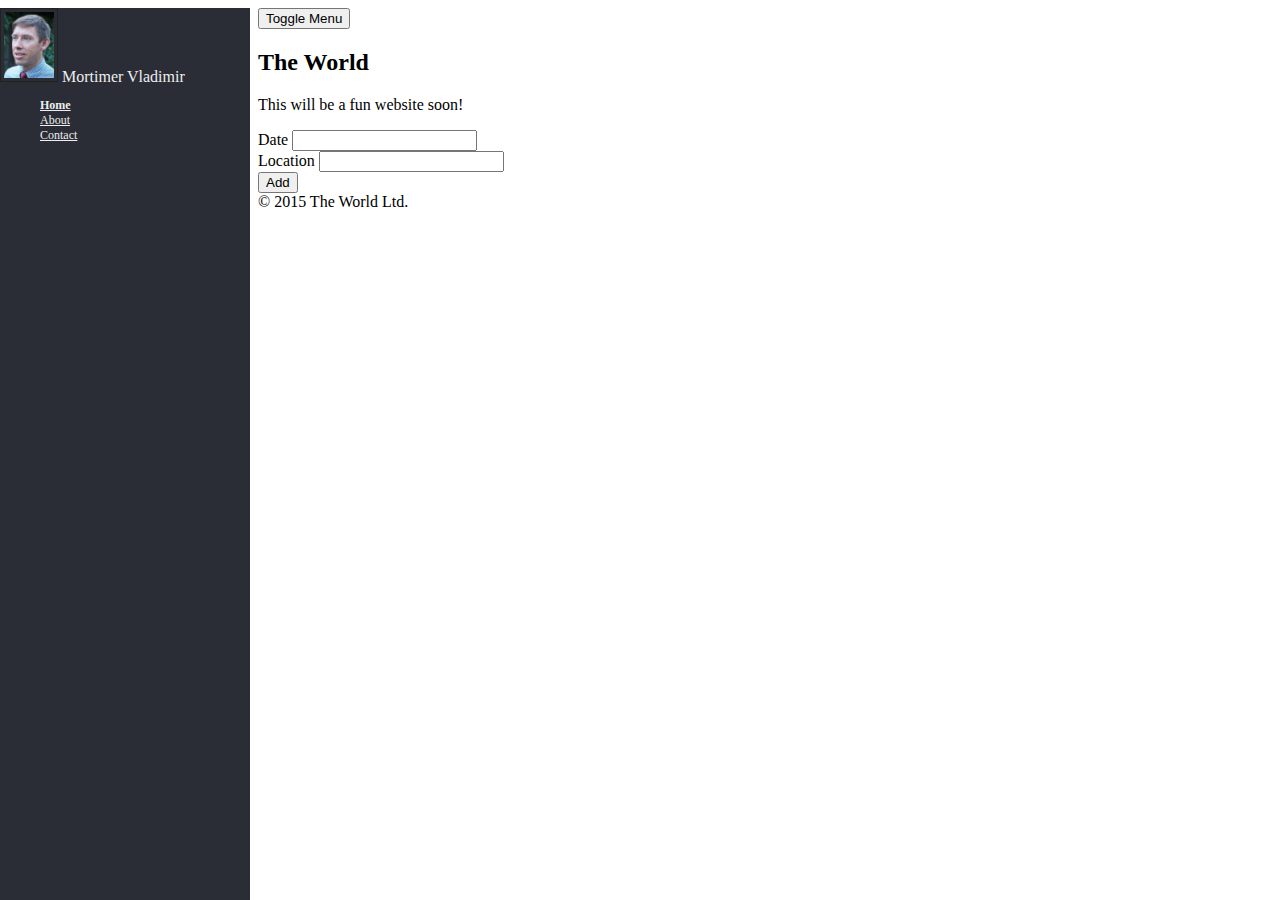
<file: src/TheWorld/wwwroot/index.html>
﻿<!DOCTYPE html>
<html>
<head>
    <meta charset="utf-8" />
    <title>The World</title>

    <link rel="stylesheet" href="css/site.css" />
</head>
<body>
    <div id="sidebar">
        <img src="img/user1.jpg" alt="headshot" class="headshot" />
        <span id="username">Mortimer Vladimir</span>
        <ul class="menu">
            <li class="active"><a href="#">Home</a></li>
            <li><a href="#">About</a></li>
            <li><a href="#">Contact</a></li>
        </ul>
    </div>

    <div id="wrapper">
        <div id="main">
            <div>
                <button id="sidebarToggle">Toggle Menu</button>
            </div>
            <h2>The World</h2>
            <p>This will be a fun website soon!</p>

            <form>
                <div>
                    <label>Date</label>
                    <input />
                </div>
                <div>
                    <label>Location</label>
                    <input />
                </div>
                <div>
                    <input type="submit" value="Add" />
                </div>
            </form>
        </div>

        <div id="footer">
            © 2015 The World Ltd.
        </div>
    </div>

    <script type="text/javascript" src="lib/jquery/dist/jquery.min.js"></script>
    <script type="text/javascript" src="js/site.js"></script>
</body>
</html>
</file>
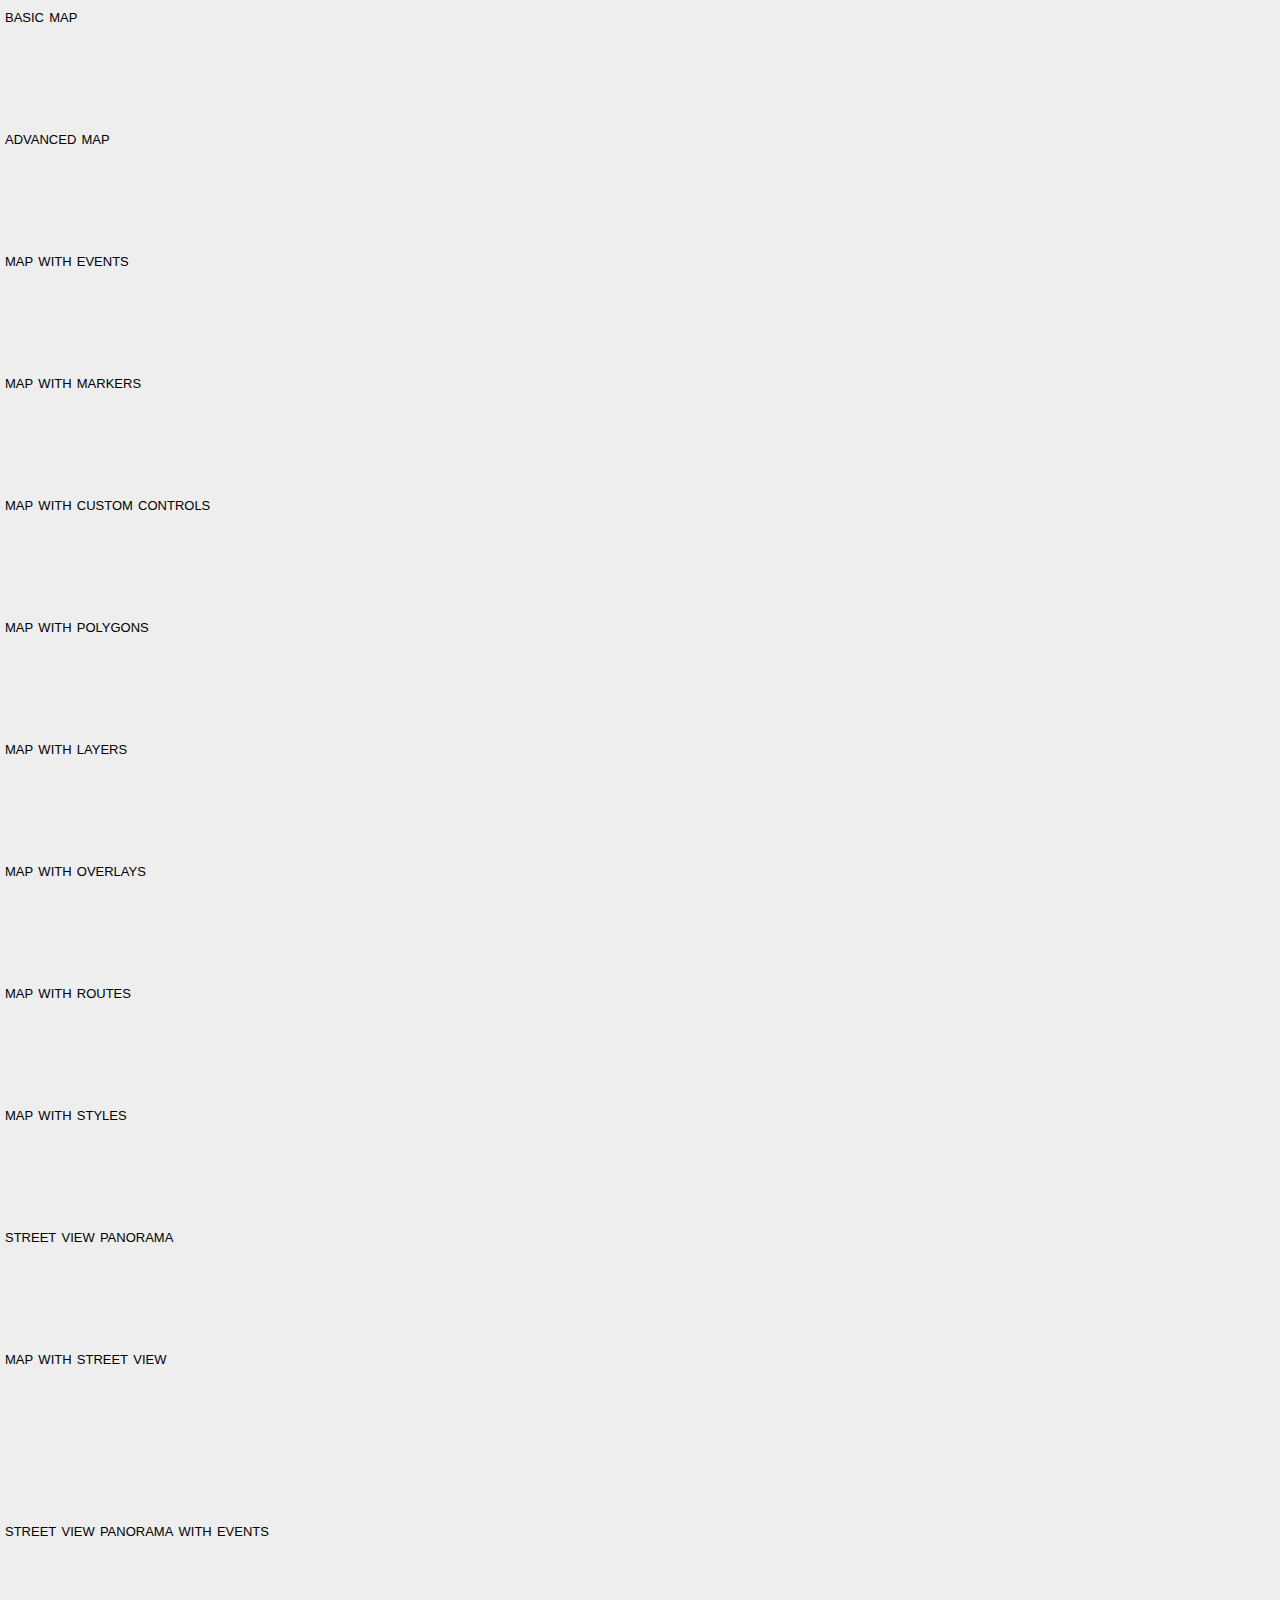
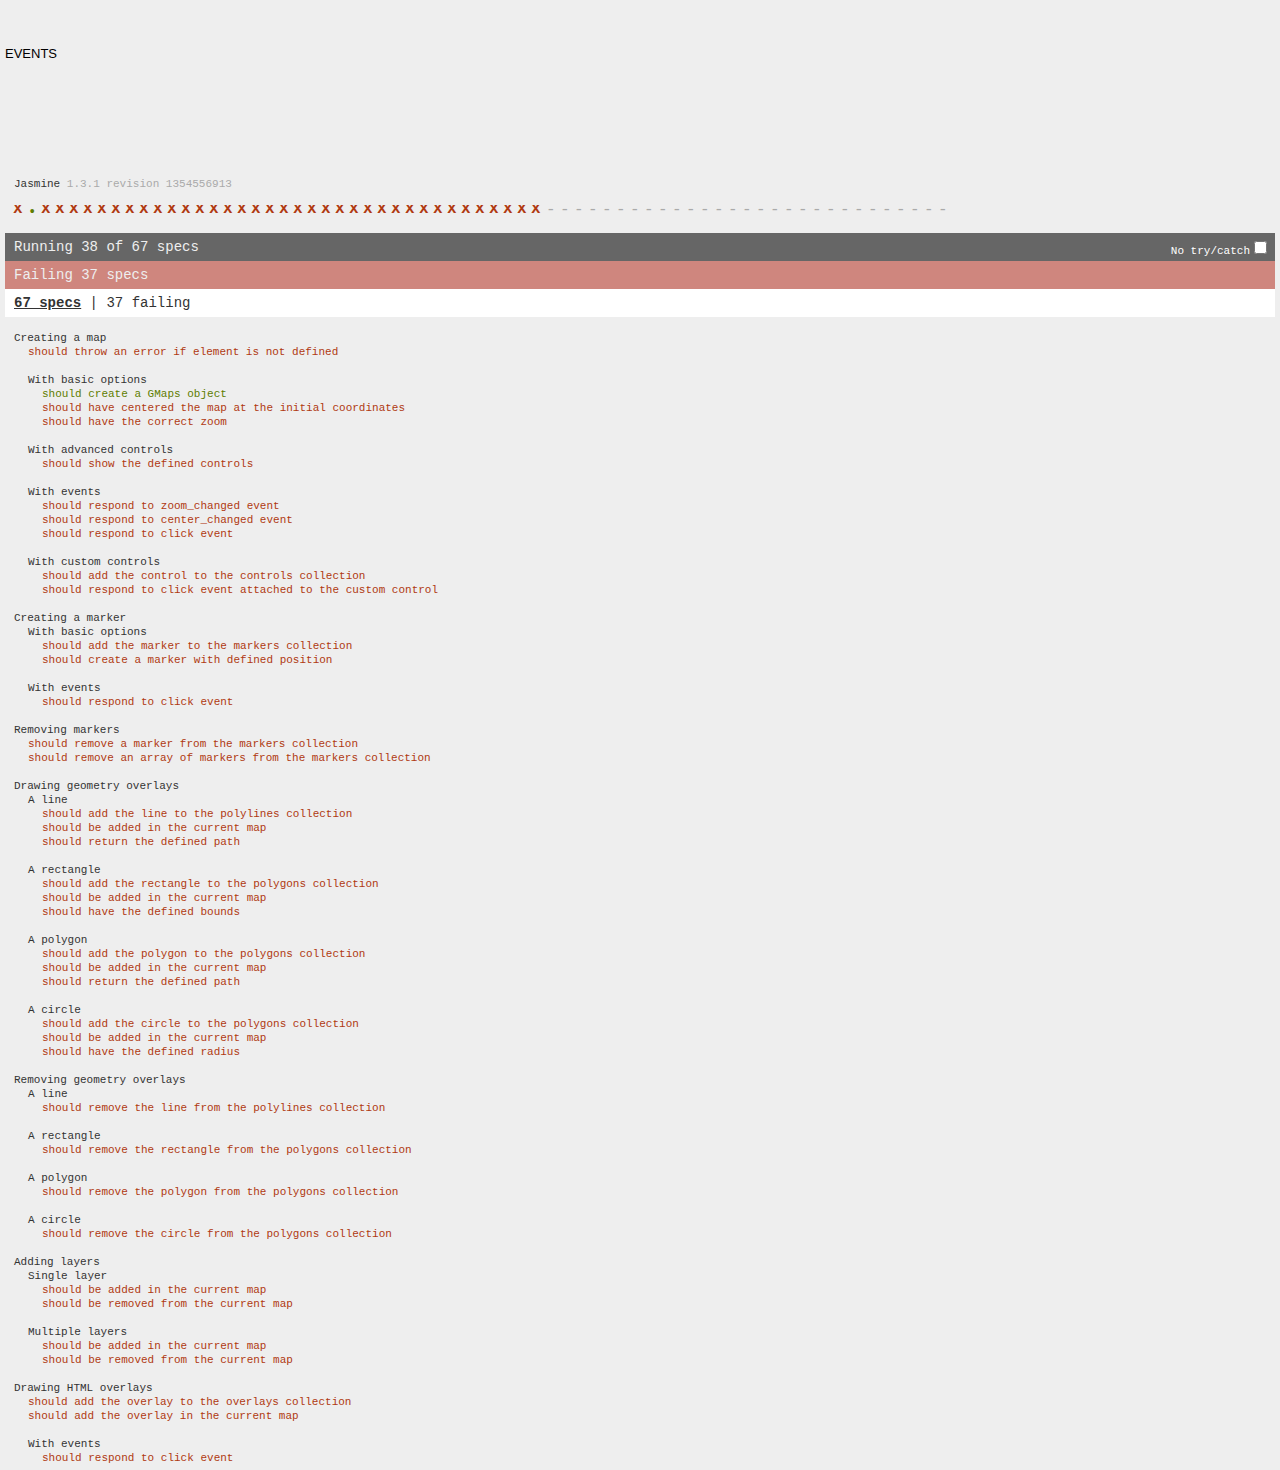
<file: src/TheWorld/wwwroot/lib/gmaps/test/index.html>
<!DOCTYPE html>
<html>
<head>
  <title>gmaps.js test</title>
  <link rel="stylesheet" type="text/css" href="lib/jasmine.css" />
  <link rel="stylesheet" href="style.css" />
  <script type="text/javascript" src="lib/jasmine.js"></script>
  <script type="text/javascript" src="lib/jasmine-html.js"></script>

  <script type="text/javascript" src="http://maps.google.com/maps/api/js?sensor=true"></script>
  <script type="text/javascript" src="../gmaps.js"></script>

  <script type="text/javascript" src="spec/MapSpec.js"></script>
  <script type="text/javascript" src="spec/MarkerSpec.js"></script>
  <script type="text/javascript" src="spec/GeometrySpec.js"></script>
  <script type="text/javascript" src="spec/LayerSpec.js"></script>
  <script type="text/javascript" src="spec/OverlaySpec.js"></script>
  <script type="text/javascript" src="spec/RouteSpec.js"></script>
  <script type="text/javascript" src="spec/StyleSpec.js"></script>
  <script type="text/javascript" src="spec/StreetViewSpec.js"></script>
  <script type="text/javascript" src="spec/EventSpec.js"></script>
  <script type="text/javascript" src="spec/ControlSpec.js"></script>

  <script type="text/javascript">
    (function() {
      var jasmineEnv = jasmine.getEnv();
      jasmineEnv.updateInterval = 1000;

      var htmlReporter = new jasmine.HtmlReporter();

      jasmineEnv.addReporter(htmlReporter);

      jasmineEnv.specFilter = function(spec) {
        return htmlReporter.specFilter(spec);
      };

      var currentWindowOnload = window.onload;

      window.onload = function() {
        if (currentWindowOnload) {
          currentWindowOnload();
        }

        execJasmine();
      };

      function execJasmine() {
        jasmineEnv.execute();
      }

    })();
  </script>
</head>
<body>
  <h3>Basic map</h3>
  <div class="map" id="basic-map"></div>
  <h3>Advanced map</h3>
  <div class="map" id="advanced-map"></div>
  <h3>Map with events</h3>
  <div class="map" id="map-with-events"></div>
  <h3>Map with markers</h3>
  <div class="map" id="map-with-markers"></div>
  <h3>Map with custom controls</h3>
  <div class="map" id="map-with-custom-controls"></div>
  <h3>Map with polygons</h3>
  <div class="map" id="map-with-polygons"></div>
  <h3>Map with layers</h3>
  <div class="map" id="map-with-layers"></div>
  <h3>Map with overlays</h3>
  <div class="map" id="map-with-overlays"></div>
  <h3>Map with routes</h3>
  <div class="map" id="map-with-routes"></div>
  <h3>Map with styles</h3>
  <div class="map" id="map-with-styles"></div>
  <h3>Street View Panorama</h3>
  <div class="panorama" id="streetview-standalone-panorama"></div>
  <h3>Map with Street View</h3>
  <div class="with-columns">
    <div class="map" id="map-with-streetview"></div>
    <div class="panorama" id="streetview-panorama"></div>
  </div>
  <h3>Street View Panorama with events</h3>
  <div class="panorama" id="streetview-with-events"></div>
  <h3>Events</h3>
  <div class="map" id="events"></div>
</body>
</html>
</file>
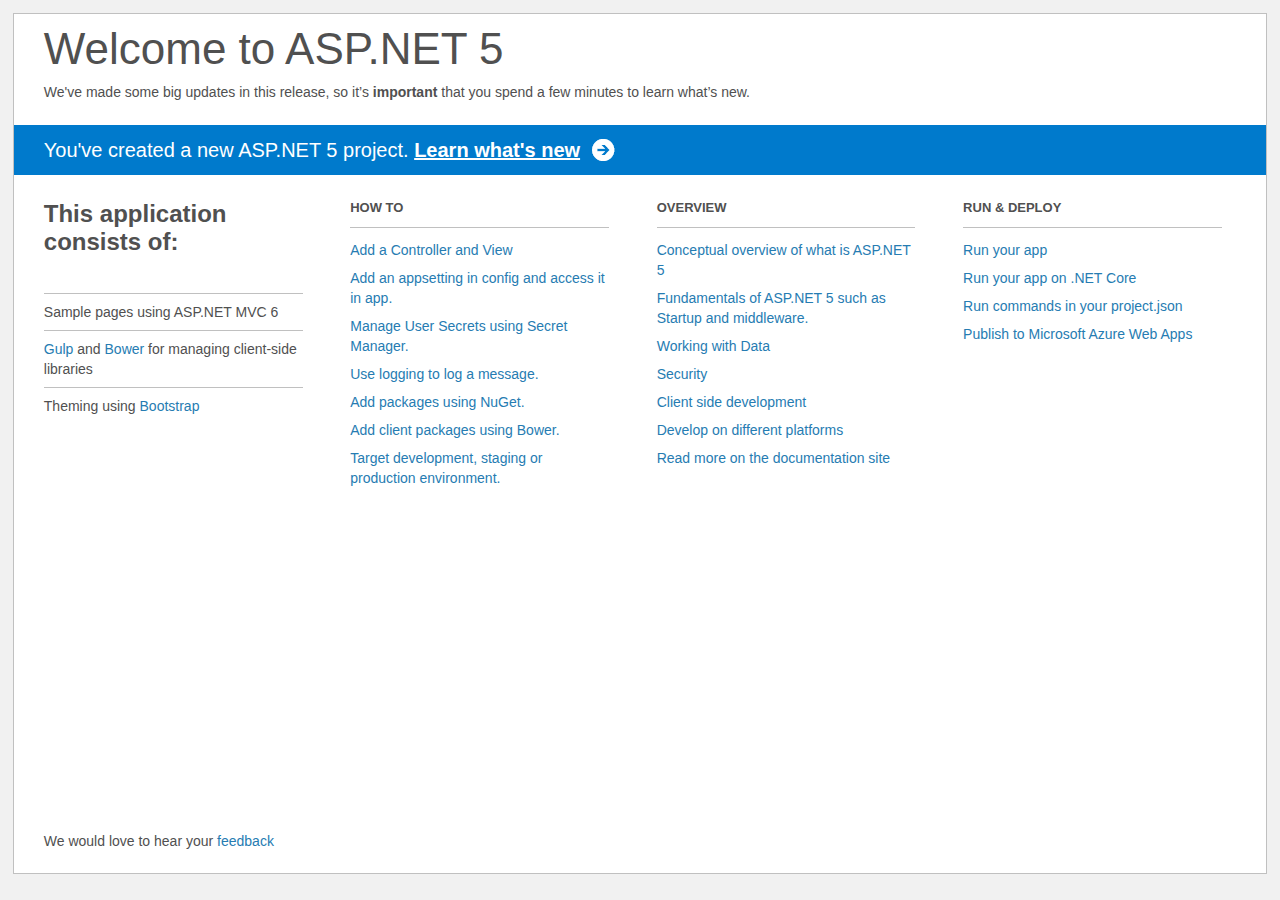
<file: src/TheWorld/Project_Readme.html>
﻿<!DOCTYPE html>
<html lang="en">
<head>
    <meta charset="utf-8" />
    <title>Welcome to ASP.NET 5</title>
    <style>
        html {
            background: #f1f1f1;
            height: 100%;
        }

        body {
            background: #fff;
            color: #505050;
            font: 14px 'Segoe UI', tahoma, arial, helvetica, sans-serif;
            margin: 1%;
            min-height: 95.5%;
            border: 1px solid silver;
            position: relative;
        }

        #header {
            padding: 0;
        }

            #header h1 {
                font-size: 44px;
                font-weight: normal;
                margin: 0;
                padding: 10px 30px 10px 30px;
            }

            #header span {
                margin: 0;
                padding: 0 30px;
                display: block;
            }

            #header p {
                font-size: 20px;
                color: #fff;
                background: #007acc;
                padding: 0 30px;
                line-height: 50px;
                margin-top: 25px;

            }

                #header p a {
                    color: #fff;
                    text-decoration: underline;
                    font-weight: bold;
                    padding-right: 35px;
                    background: no-repeat right bottom url([data-uri]);
                }

        #main {
            padding: 5px 30px;
            clear: both;
        }

        .section {
            width: 21.7%;
            float: left;
            margin: 0 0 0 4%;
        }

            .section h2 {
                font-size: 13px;
                text-transform: uppercase;
                margin: 0;
                border-bottom: 1px solid silver;
                padding-bottom: 12px;
                margin-bottom: 8px;
            }

            .section.first {
                margin-left: 0;
            }

                .section.first h2 {
                    font-size: 24px;
                    text-transform: none;
                    margin-bottom: 25px;
                    border: none;
                }

                .section.first li {
                    border-top: 1px solid silver;
                    padding: 8px 0;
                }

            .section.last {
                margin-right: 0;
            }

        ul {
            list-style: none;
            padding: 0;
            margin: 0;
            line-height: 20px;
        }

        li {
            padding: 4px 0;
        }

        a {
            color: #267cb2;
            text-decoration: none;
        }

            a:hover {
                text-decoration: underline;
            }

        #footer {
            clear: both;
            padding-top: 50px;
        }

            #footer p {
                position: absolute;
                bottom: 10px;
            }
    </style>
</head>
<body>

    <div id="header">
        <h1>Welcome to ASP.NET 5</h1>
        <span>
            We've made some big updates in this release, so it’s <b>important</b> that you spend
            a few minutes to learn what’s new.
        </span>
        <p>You've created a new ASP.NET 5 project. <a href="http://go.microsoft.com/fwlink/?LinkId=518016">Learn what's new</a></p>
    </div>

    <div id="main">
        <div class="section first">
            <h2>This application consists of:</h2>
            <ul>
                <li>Sample pages using ASP.NET MVC 6</li>
                <li><a href="http://go.microsoft.com/fwlink/?LinkId=518007">Gulp</a> and <a href="http://go.microsoft.com/fwlink/?LinkId=518004">Bower</a> for managing client-side libraries</li>
                <li>Theming using <a href="http://go.microsoft.com/fwlink/?LinkID=398939">Bootstrap</a></li>
            </ul>
        </div>
        <div class="section">
            <h2>How to</h2>
            <ul>
                <li><a href="http://go.microsoft.com/fwlink/?LinkID=398600">Add a Controller and View</a></li>
                <li><a href="http://go.microsoft.com/fwlink/?LinkID=699562">Add an appsetting in config and access it in app.</a></li>
                <li><a href="http://go.microsoft.com/fwlink/?LinkId=699315">Manage User Secrets using Secret Manager.</a></li>
                <li><a href="http://go.microsoft.com/fwlink/?LinkId=699316">Use logging to log a message.</a></li>
                <li><a href="http://go.microsoft.com/fwlink/?LinkId=699317">Add packages using NuGet.</a></li>
                <li><a href="http://go.microsoft.com/fwlink/?LinkId=699318">Add client packages using Bower.</a></li>
                <li><a href="http://go.microsoft.com/fwlink/?LinkId=699319">Target development, staging or production environment.</a></li>
            </ul>
        </div>
        <div class="section">
            <h2>Overview</h2>
            <ul>
                <li><a href="http://go.microsoft.com/fwlink/?LinkId=518008">Conceptual overview of what is ASP.NET 5</a></li>
                <li><a href="http://go.microsoft.com/fwlink/?LinkId=699320">Fundamentals of ASP.NET 5 such as Startup and middleware.</a></li>
                <li><a href="http://go.microsoft.com/fwlink/?LinkId=398602">Working with Data</a></li>
                <li><a href="http://go.microsoft.com/fwlink/?LinkId=398603">Security</a></li>
                <li><a href="http://go.microsoft.com/fwlink/?LinkID=699321">Client side development</a></li>
                <li><a href="http://go.microsoft.com/fwlink/?LinkID=699322">Develop on different platforms</a></li>
                <li><a href="http://go.microsoft.com/fwlink/?LinkID=699323">Read more on the documentation site</a></li>
            </ul>
        </div>
        <div class="section last">
            <h2>Run & Deploy</h2>
            <ul>
                <li><a href="http://go.microsoft.com/fwlink/?LinkID=517851">Run your app</a></li>
                <li><a href="http://go.microsoft.com/fwlink/?LinkID=517852">Run your app on .NET Core</a></li>
                <li><a href="http://go.microsoft.com/fwlink/?LinkID=517853">Run commands in your project.json</a></li>
                <li><a href="http://go.microsoft.com/fwlink/?LinkID=398609">Publish to Microsoft Azure Web Apps</a></li>
            </ul>
        </div>

        <div id="footer">
            <p>We would love to hear your <a href="http://go.microsoft.com/fwlink/?LinkId=518015">feedback</a></p>
        </div>
    </div>

</body>
</html>
</file>
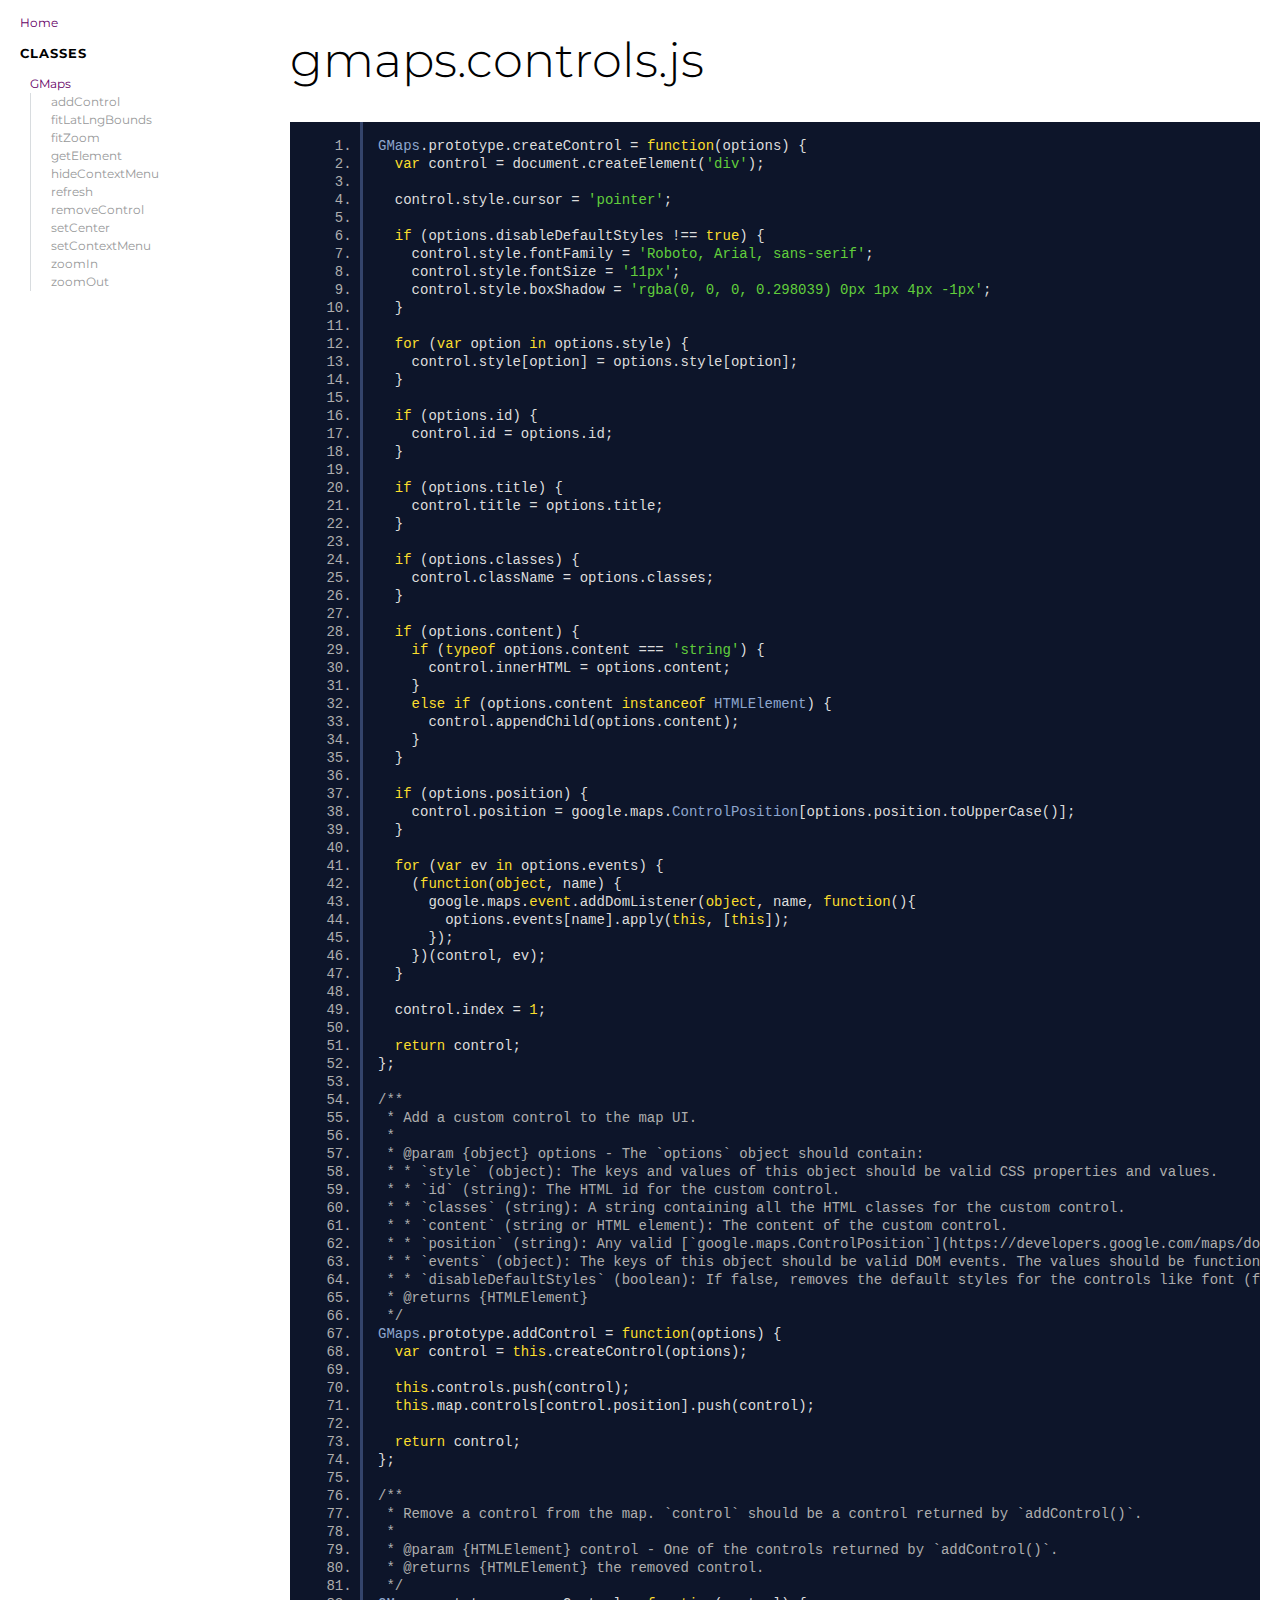
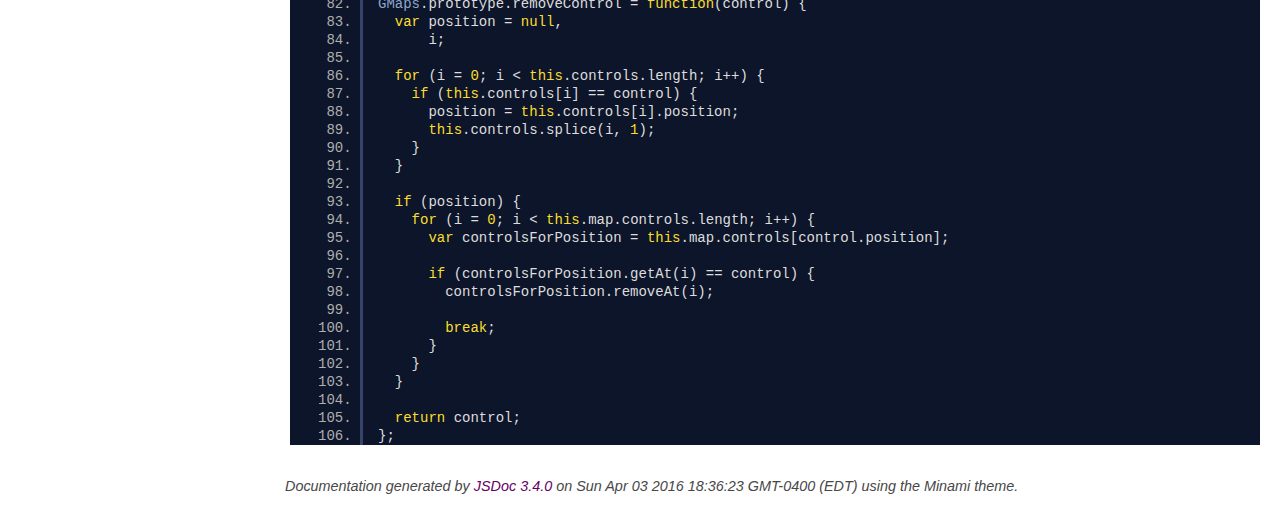
<file: src/TheWorld/wwwroot/lib/gmaps/docs/gmaps.controls.js.html>
<!DOCTYPE html>
<html lang="en">
<head>
    <meta charset="utf-8">
    <title>gmaps.controls.js - Documentation</title>

    <script src="scripts/prettify/prettify.js"></script>
    <script src="scripts/prettify/lang-css.js"></script>
    <!--[if lt IE 9]>
      <script src="//html5shiv.googlecode.com/svn/trunk/html5.js"></script>
    <![endif]-->
    <link type="text/css" rel="stylesheet" href="https://code.ionicframework.com/ionicons/2.0.1/css/ionicons.min.css">
    <link type="text/css" rel="stylesheet" href="styles/prettify.css">
    <link type="text/css" rel="stylesheet" href="styles/jsdoc.css">
</head>
<body>

<input type="checkbox" id="nav-trigger" class="nav-trigger" />
<label for="nav-trigger" class="navicon-button x">
  <div class="navicon"></div>
</label>

<label for="nav-trigger" class="overlay"></label>

<nav>
    <h2><a href="index.html">Home</a></h2><h3>Classes</h3><ul><li><a href="GMaps.html">GMaps</a><ul class='methods'><li data-type='method'><a href="GMaps.html#addControl">addControl</a></li><li data-type='method'><a href="GMaps.html#fitLatLngBounds">fitLatLngBounds</a></li><li data-type='method'><a href="GMaps.html#fitZoom">fitZoom</a></li><li data-type='method'><a href="GMaps.html#getElement">getElement</a></li><li data-type='method'><a href="GMaps.html#hideContextMenu">hideContextMenu</a></li><li data-type='method'><a href="GMaps.html#refresh">refresh</a></li><li data-type='method'><a href="GMaps.html#removeControl">removeControl</a></li><li data-type='method'><a href="GMaps.html#setCenter">setCenter</a></li><li data-type='method'><a href="GMaps.html#setContextMenu">setContextMenu</a></li><li data-type='method'><a href="GMaps.html#zoomIn">zoomIn</a></li><li data-type='method'><a href="GMaps.html#zoomOut">zoomOut</a></li></ul></li></ul>
</nav>

<div id="main">
    
    <h1 class="page-title">gmaps.controls.js</h1>
    

    



    
    <section>
        <article>
            <pre class="prettyprint source linenums"><code>GMaps.prototype.createControl = function(options) {
  var control = document.createElement('div');

  control.style.cursor = 'pointer';

  if (options.disableDefaultStyles !== true) {
    control.style.fontFamily = 'Roboto, Arial, sans-serif';
    control.style.fontSize = '11px';
    control.style.boxShadow = 'rgba(0, 0, 0, 0.298039) 0px 1px 4px -1px';
  }

  for (var option in options.style) {
    control.style[option] = options.style[option];
  }

  if (options.id) {
    control.id = options.id;
  }

  if (options.title) {
    control.title = options.title;
  }

  if (options.classes) {
    control.className = options.classes;
  }

  if (options.content) {
    if (typeof options.content === 'string') {
      control.innerHTML = options.content;
    }
    else if (options.content instanceof HTMLElement) {
      control.appendChild(options.content);
    }
  }

  if (options.position) {
    control.position = google.maps.ControlPosition[options.position.toUpperCase()];
  }

  for (var ev in options.events) {
    (function(object, name) {
      google.maps.event.addDomListener(object, name, function(){
        options.events[name].apply(this, [this]);
      });
    })(control, ev);
  }

  control.index = 1;

  return control;
};

/**
 * Add a custom control to the map UI.
 *
 * @param {object} options - The `options` object should contain:
 * * `style` (object): The keys and values of this object should be valid CSS properties and values.
 * * `id` (string): The HTML id for the custom control.
 * * `classes` (string): A string containing all the HTML classes for the custom control.
 * * `content` (string or HTML element): The content of the custom control.
 * * `position` (string): Any valid [`google.maps.ControlPosition`](https://developers.google.com/maps/documentation/javascript/controls#ControlPositioning) value, in lower or upper case.
 * * `events` (object): The keys of this object should be valid DOM events. The values should be functions.
 * * `disableDefaultStyles` (boolean): If false, removes the default styles for the controls like font (family and size), and box shadow.
 * @returns {HTMLElement}
 */
GMaps.prototype.addControl = function(options) {
  var control = this.createControl(options);

  this.controls.push(control);
  this.map.controls[control.position].push(control);

  return control;
};

/**
 * Remove a control from the map. `control` should be a control returned by `addControl()`.
 *
 * @param {HTMLElement} control - One of the controls returned by `addControl()`.
 * @returns {HTMLElement} the removed control.
 */
GMaps.prototype.removeControl = function(control) {
  var position = null,
      i;

  for (i = 0; i &lt; this.controls.length; i++) {
    if (this.controls[i] == control) {
      position = this.controls[i].position;
      this.controls.splice(i, 1);
    }
  }

  if (position) {
    for (i = 0; i &lt; this.map.controls.length; i++) {
      var controlsForPosition = this.map.controls[control.position];

      if (controlsForPosition.getAt(i) == control) {
        controlsForPosition.removeAt(i);

        break;
      }
    }
  }

  return control;
};
</code></pre>
        </article>
    </section>




</div>

<br class="clear">

<footer>
    Documentation generated by <a href="https://github.com/jsdoc3/jsdoc">JSDoc 3.4.0</a> on Sun Apr 03 2016 18:36:23 GMT-0400 (EDT) using the Minami theme.
</footer>

<script>prettyPrint();</script>
<script src="scripts/linenumber.js"></script>
</body>
</html>
</file>
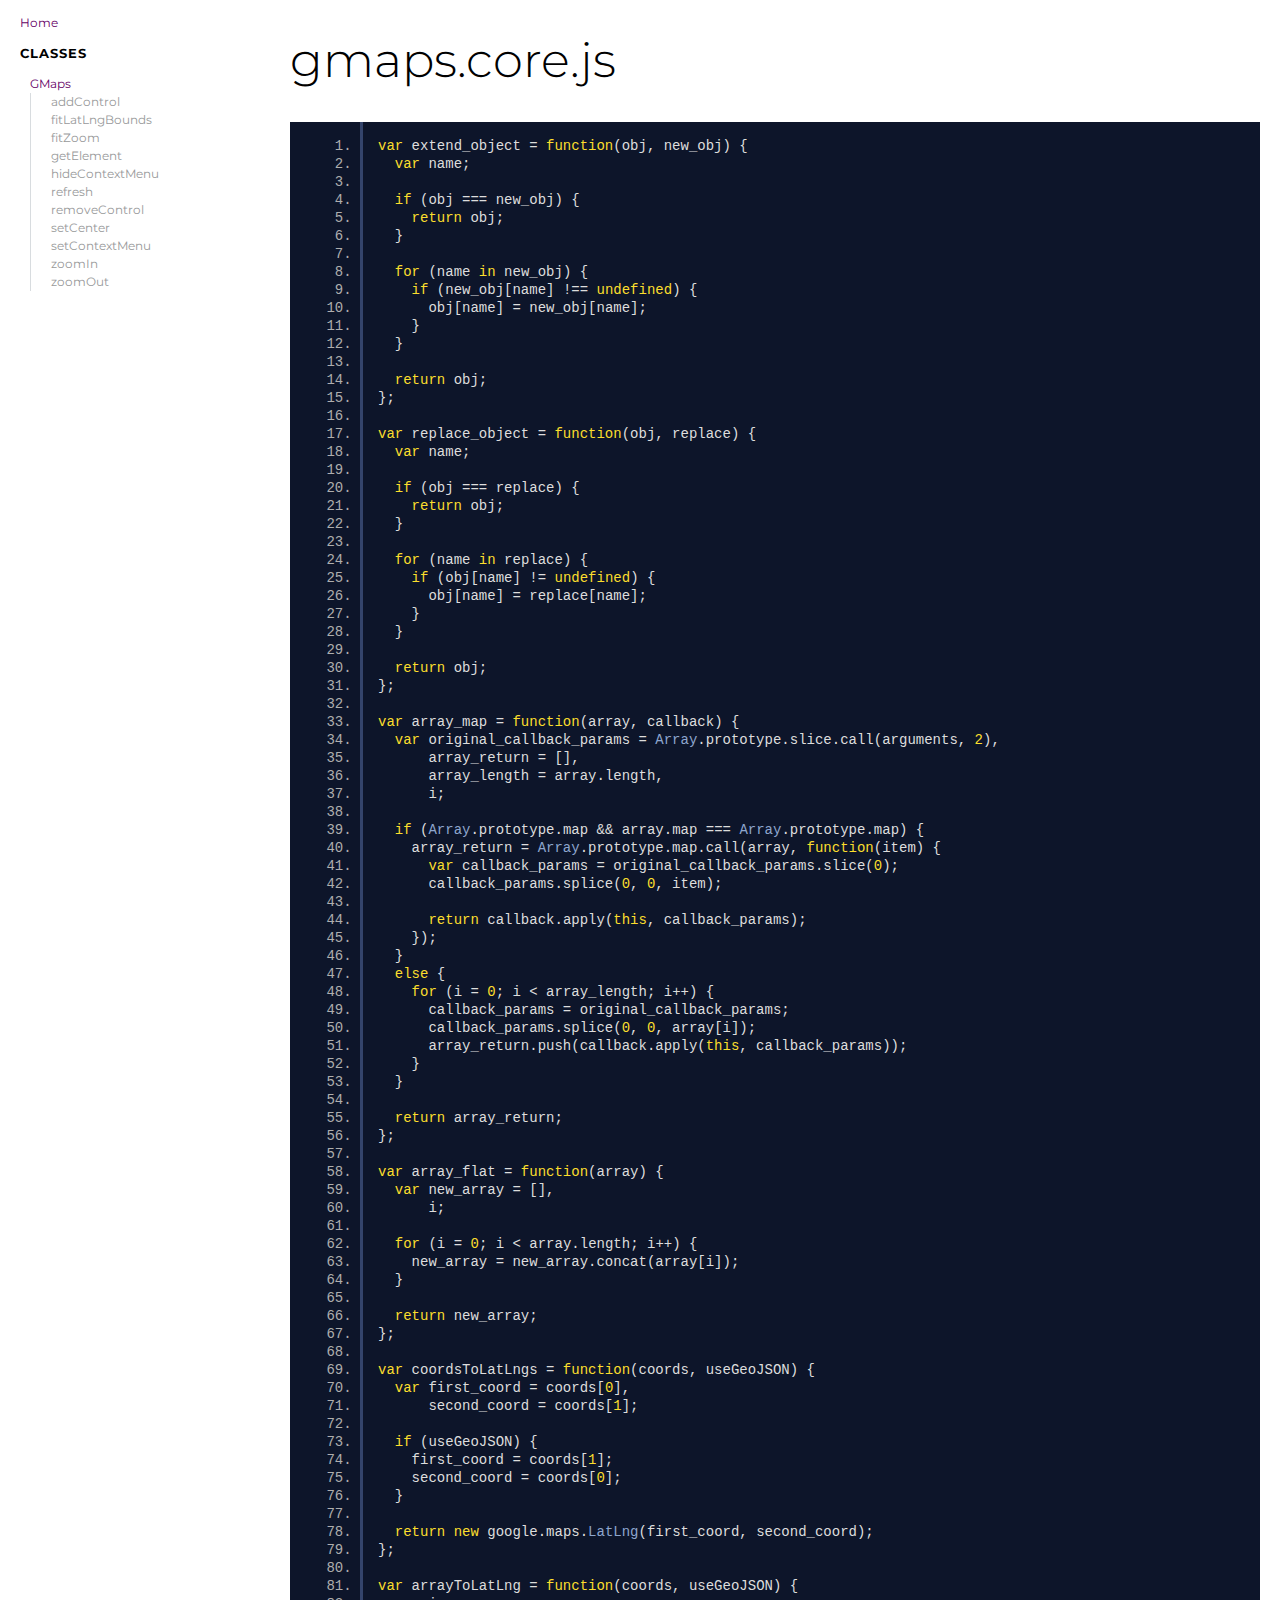
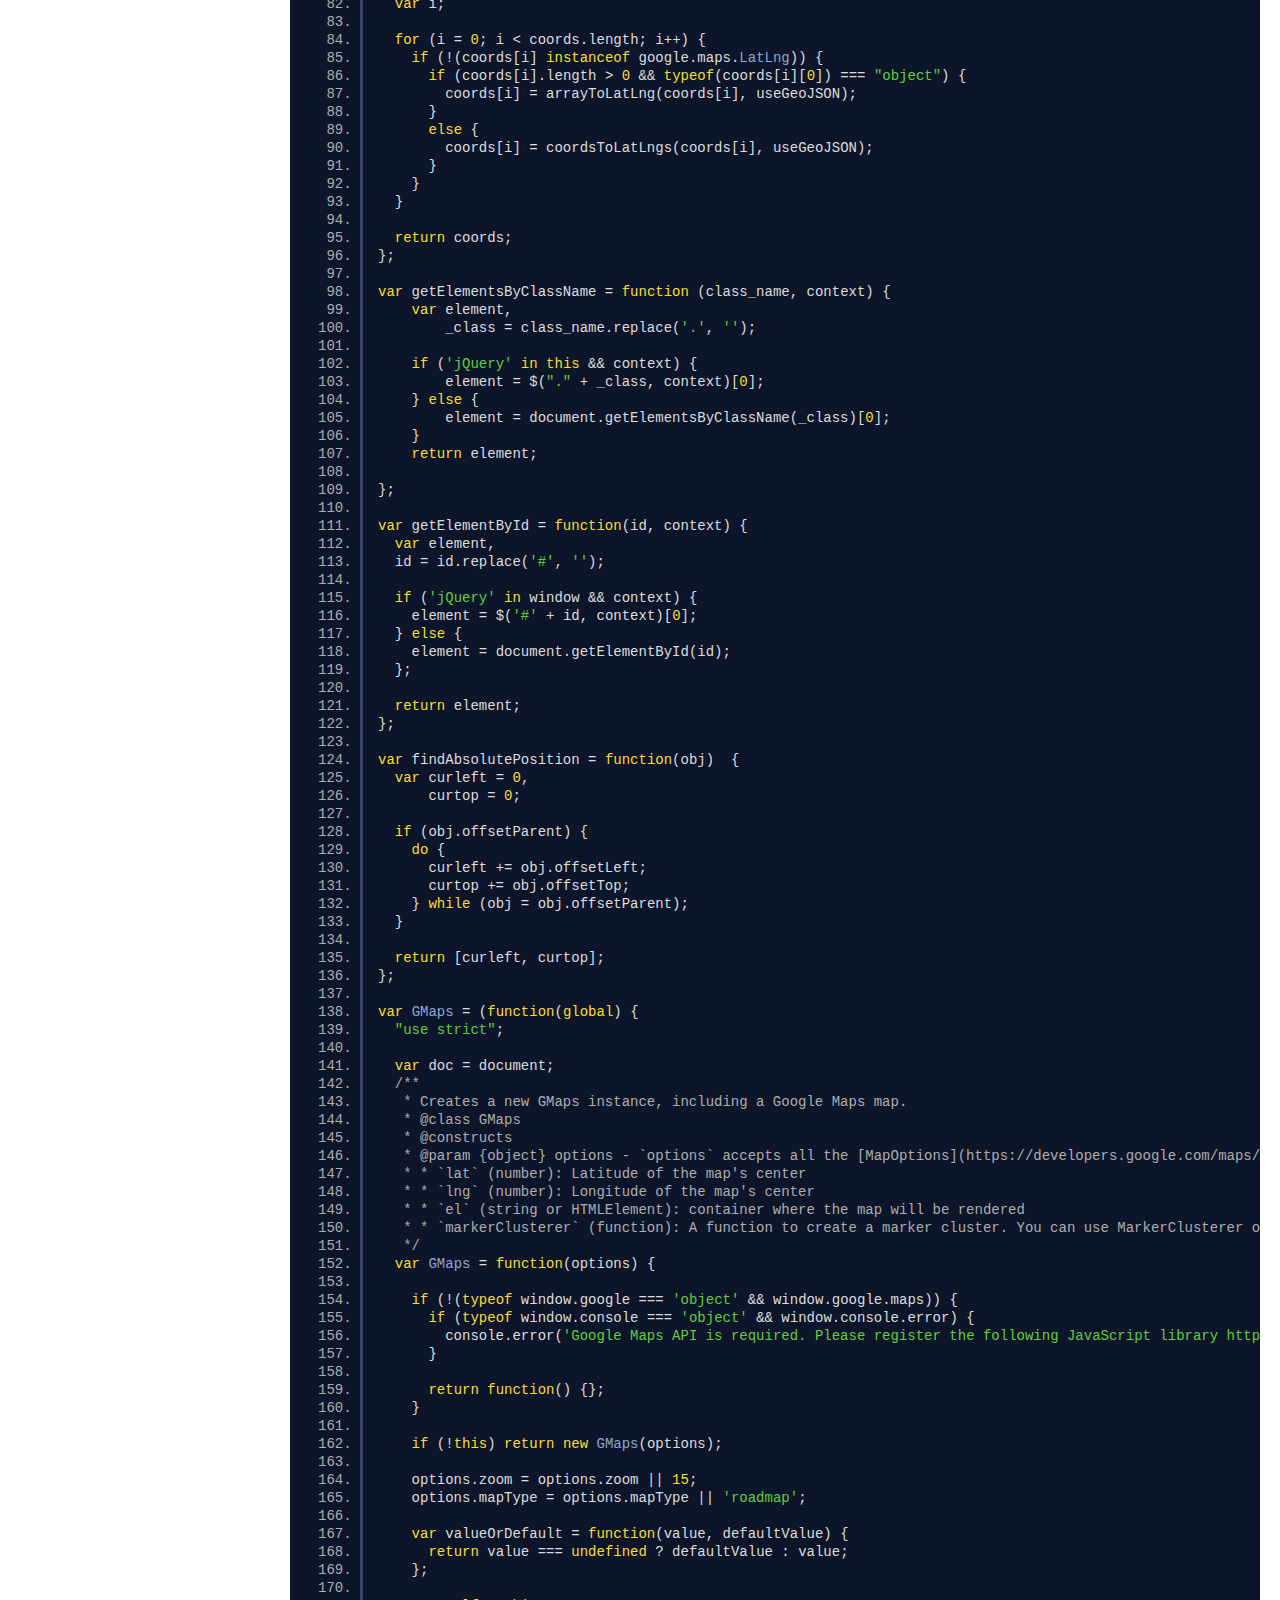
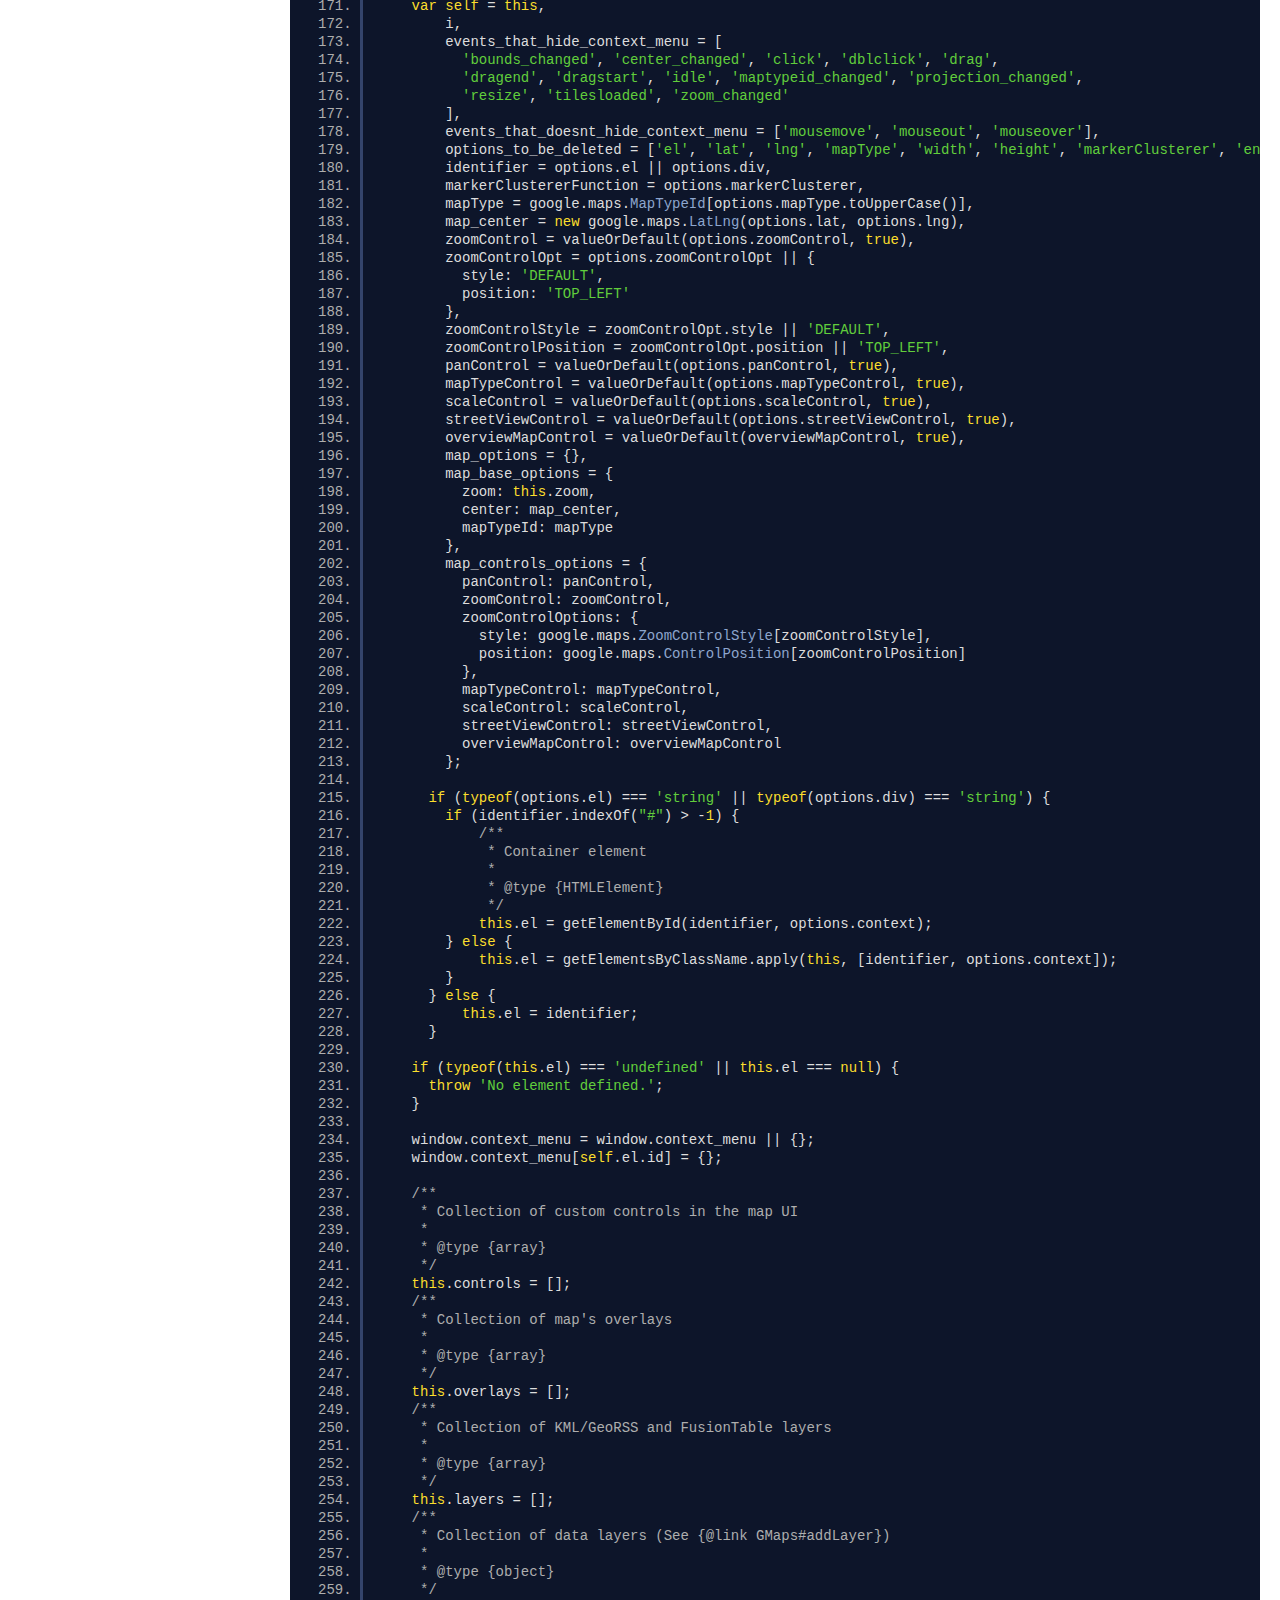
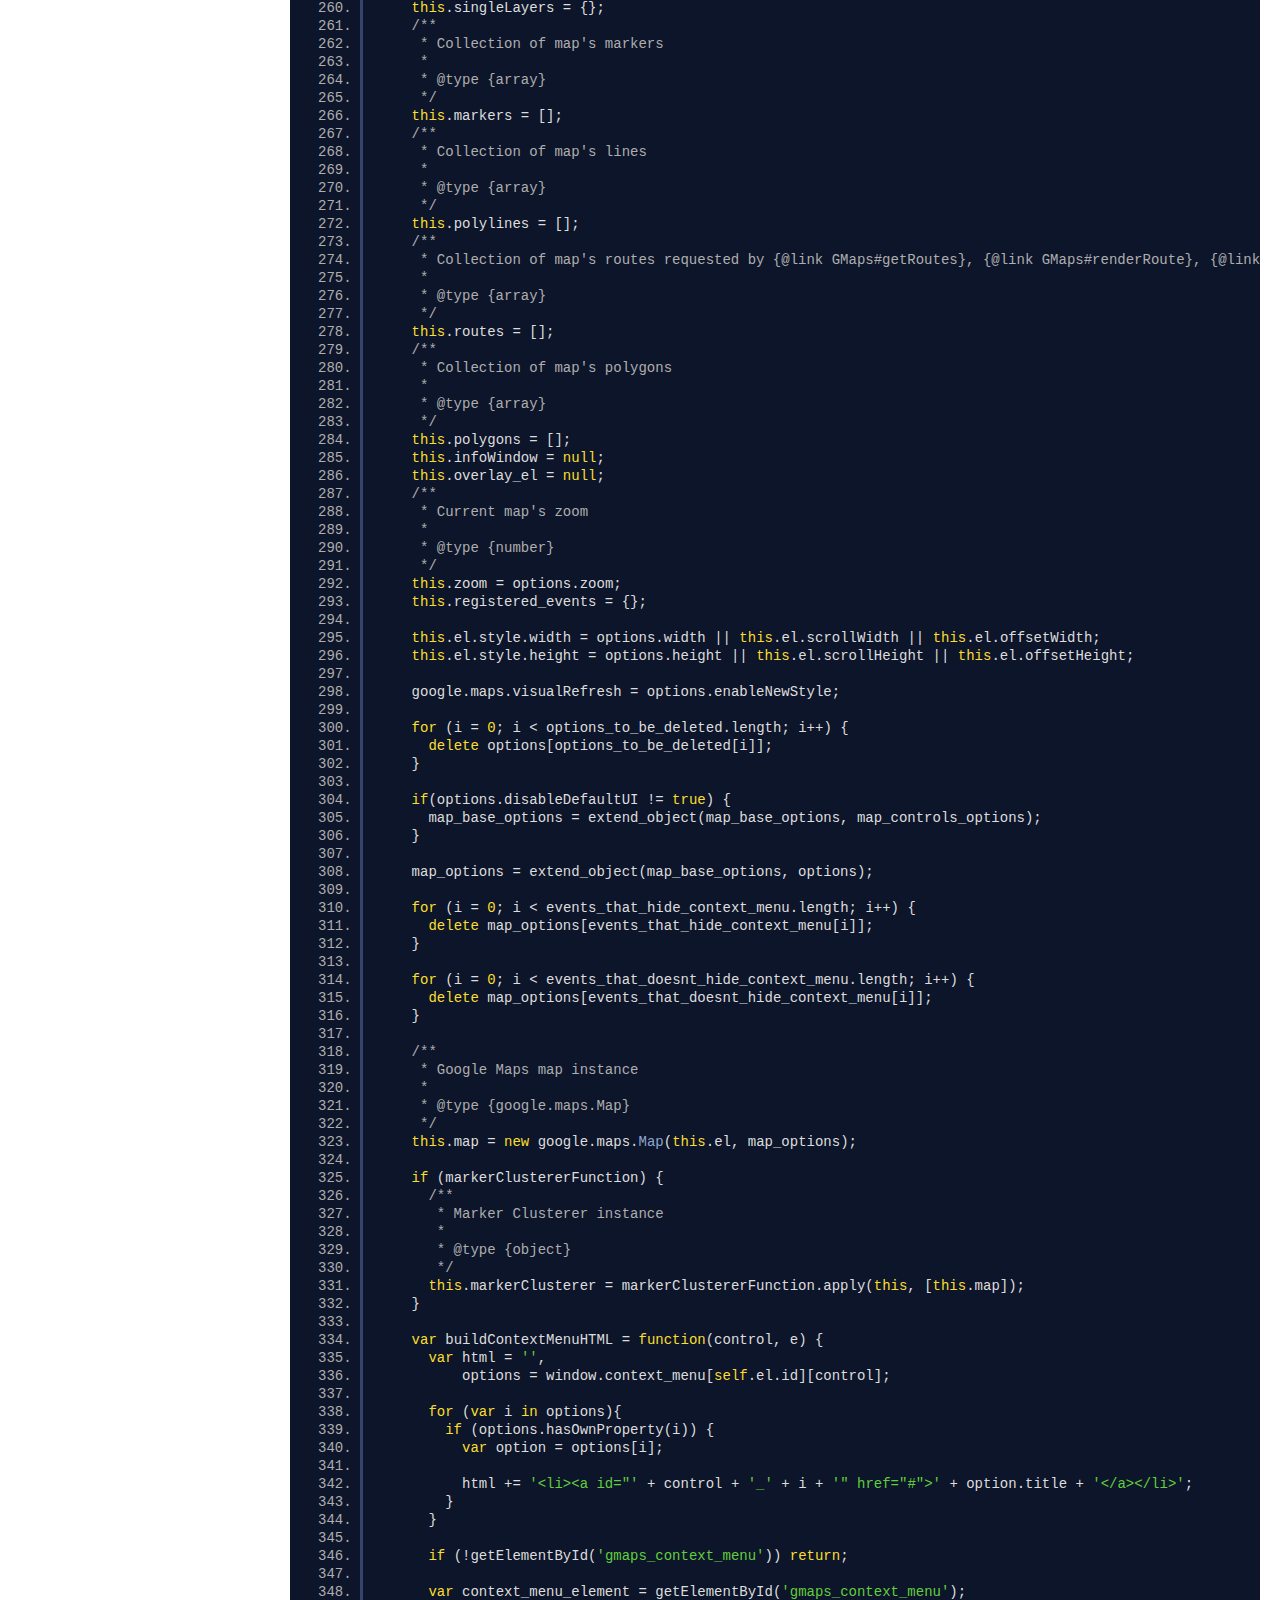
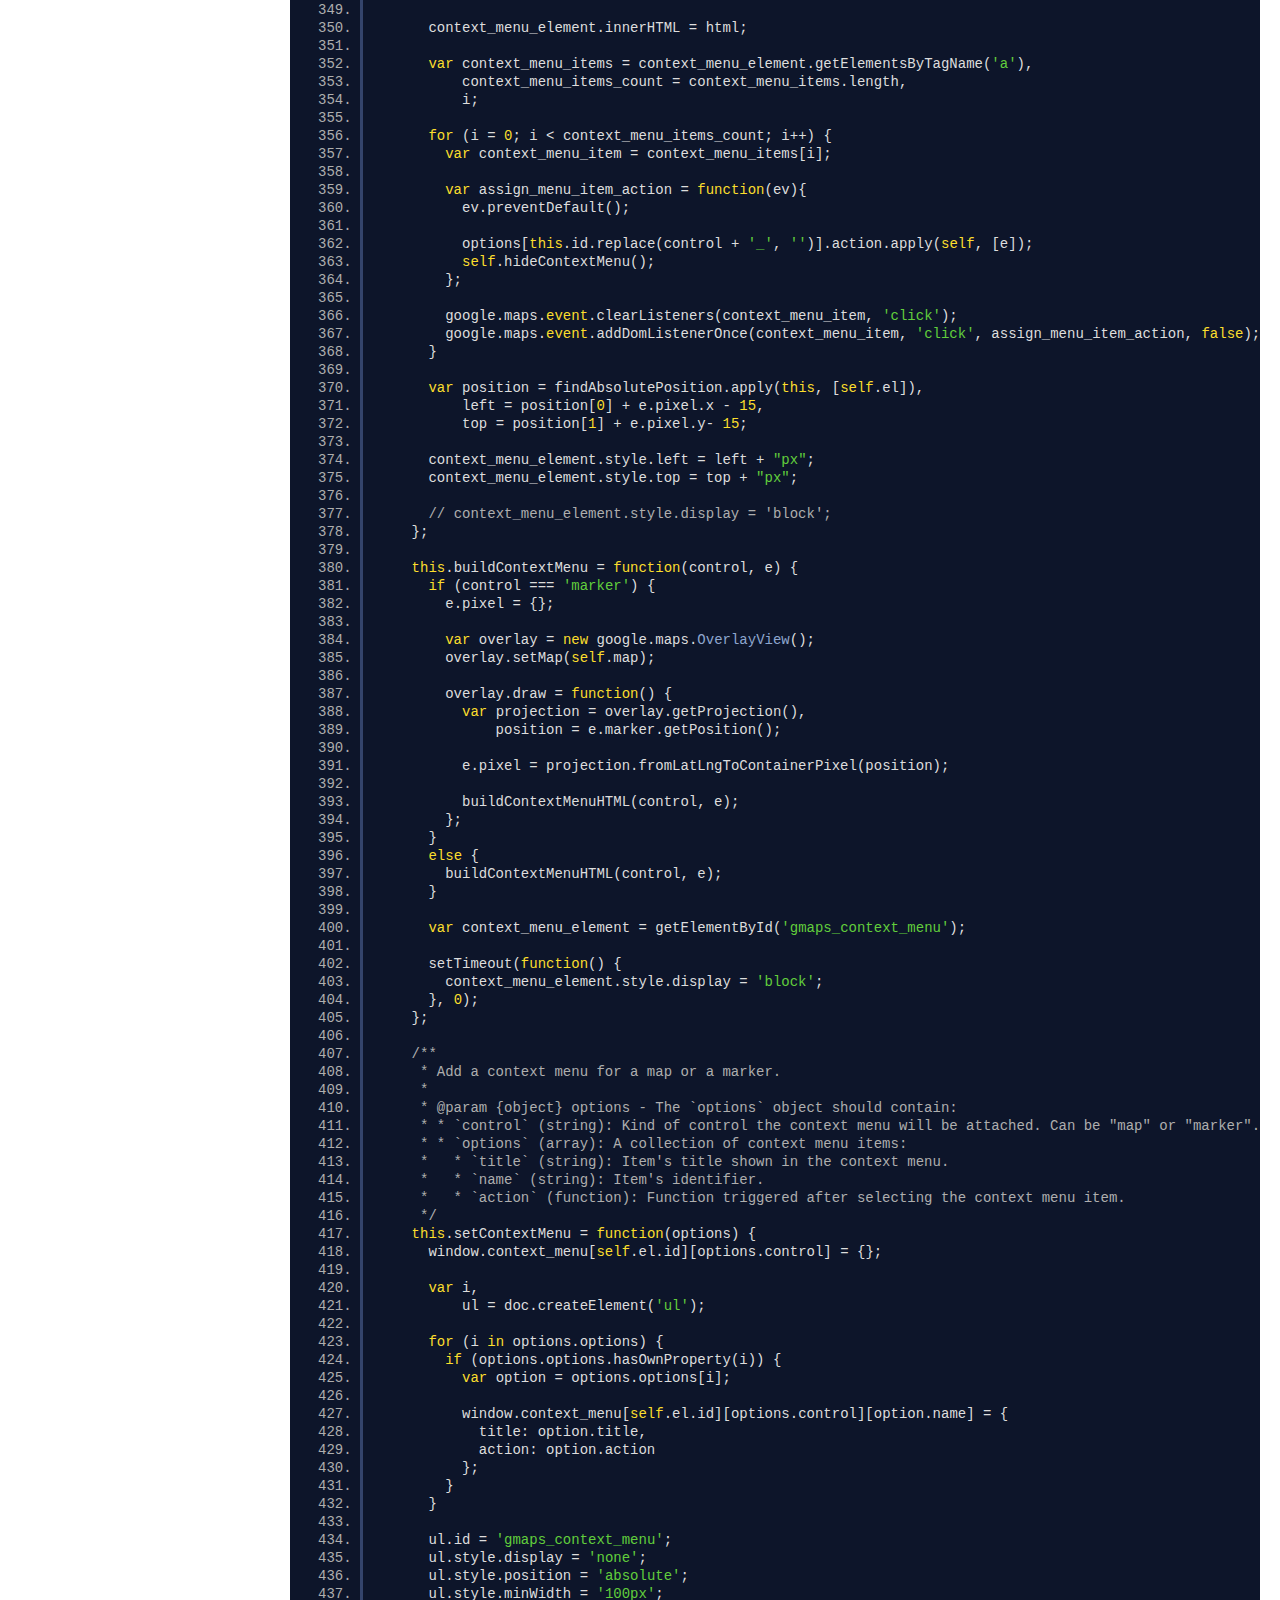
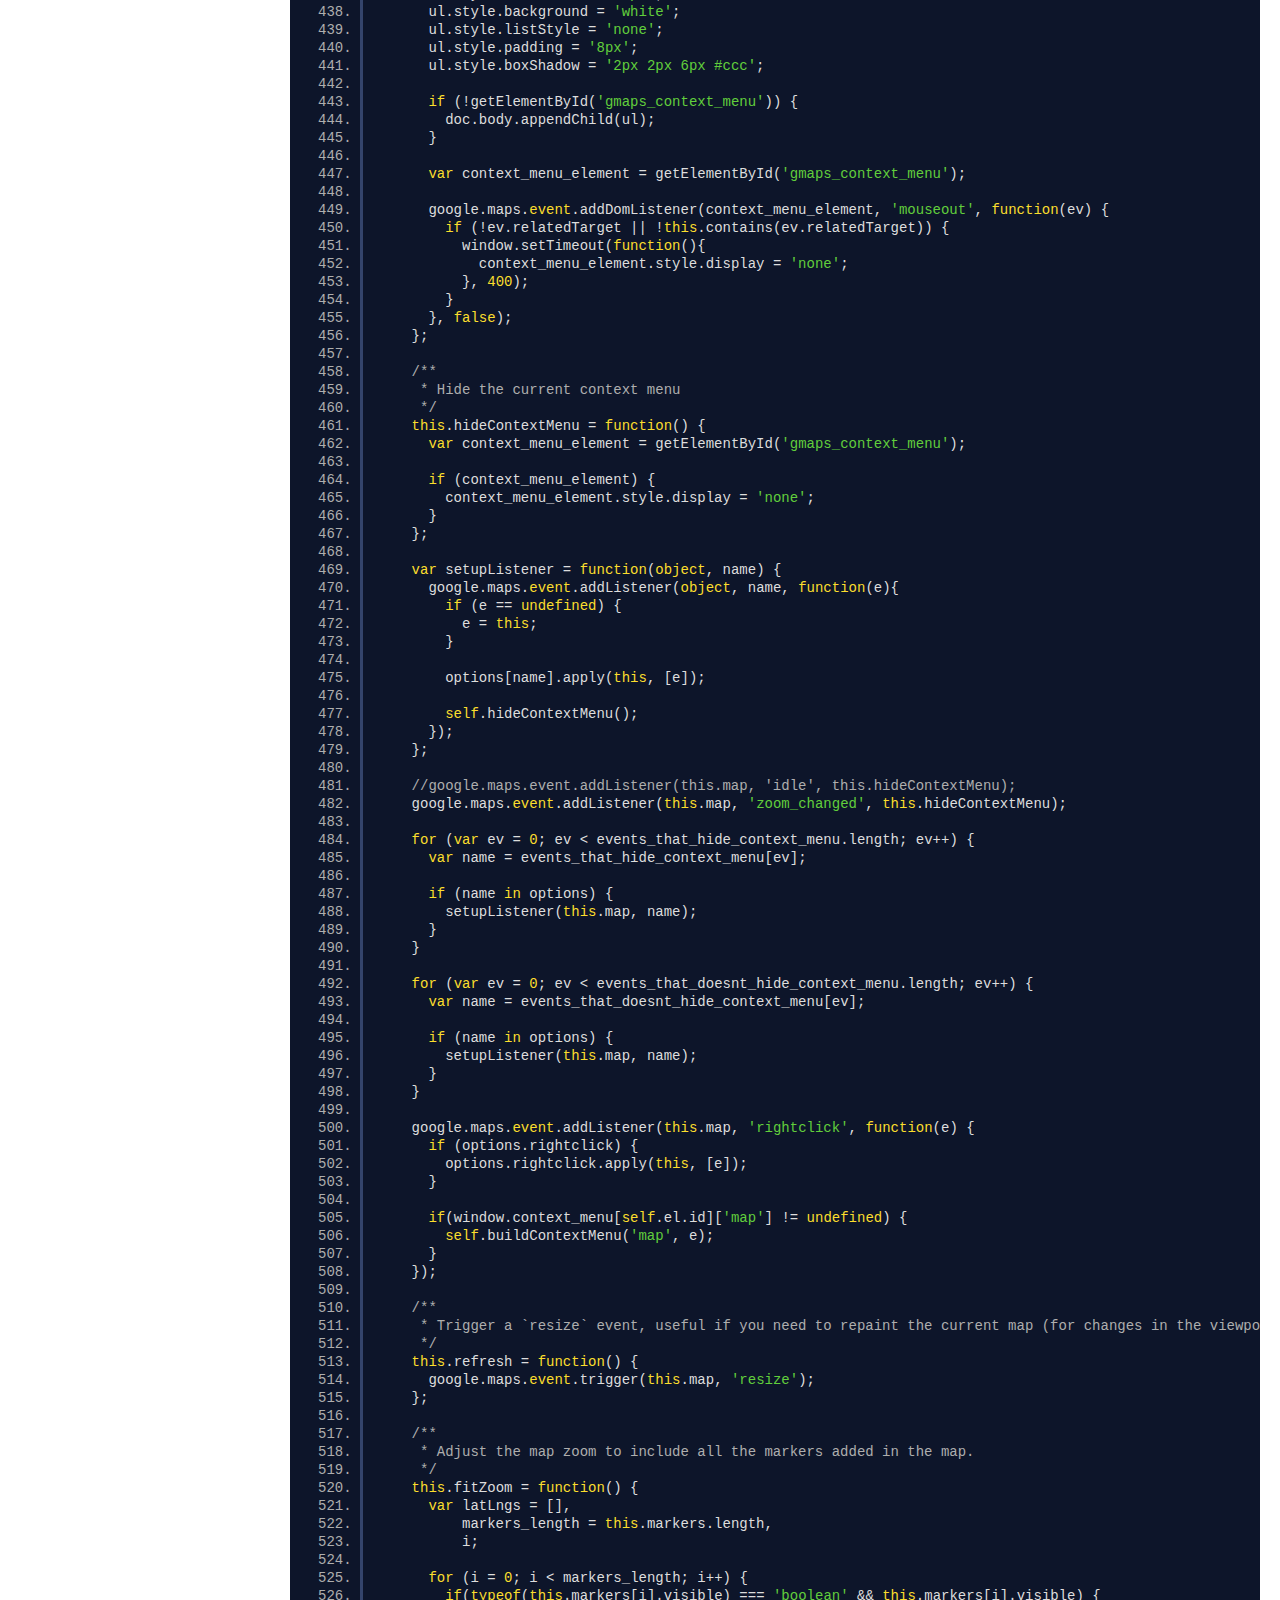
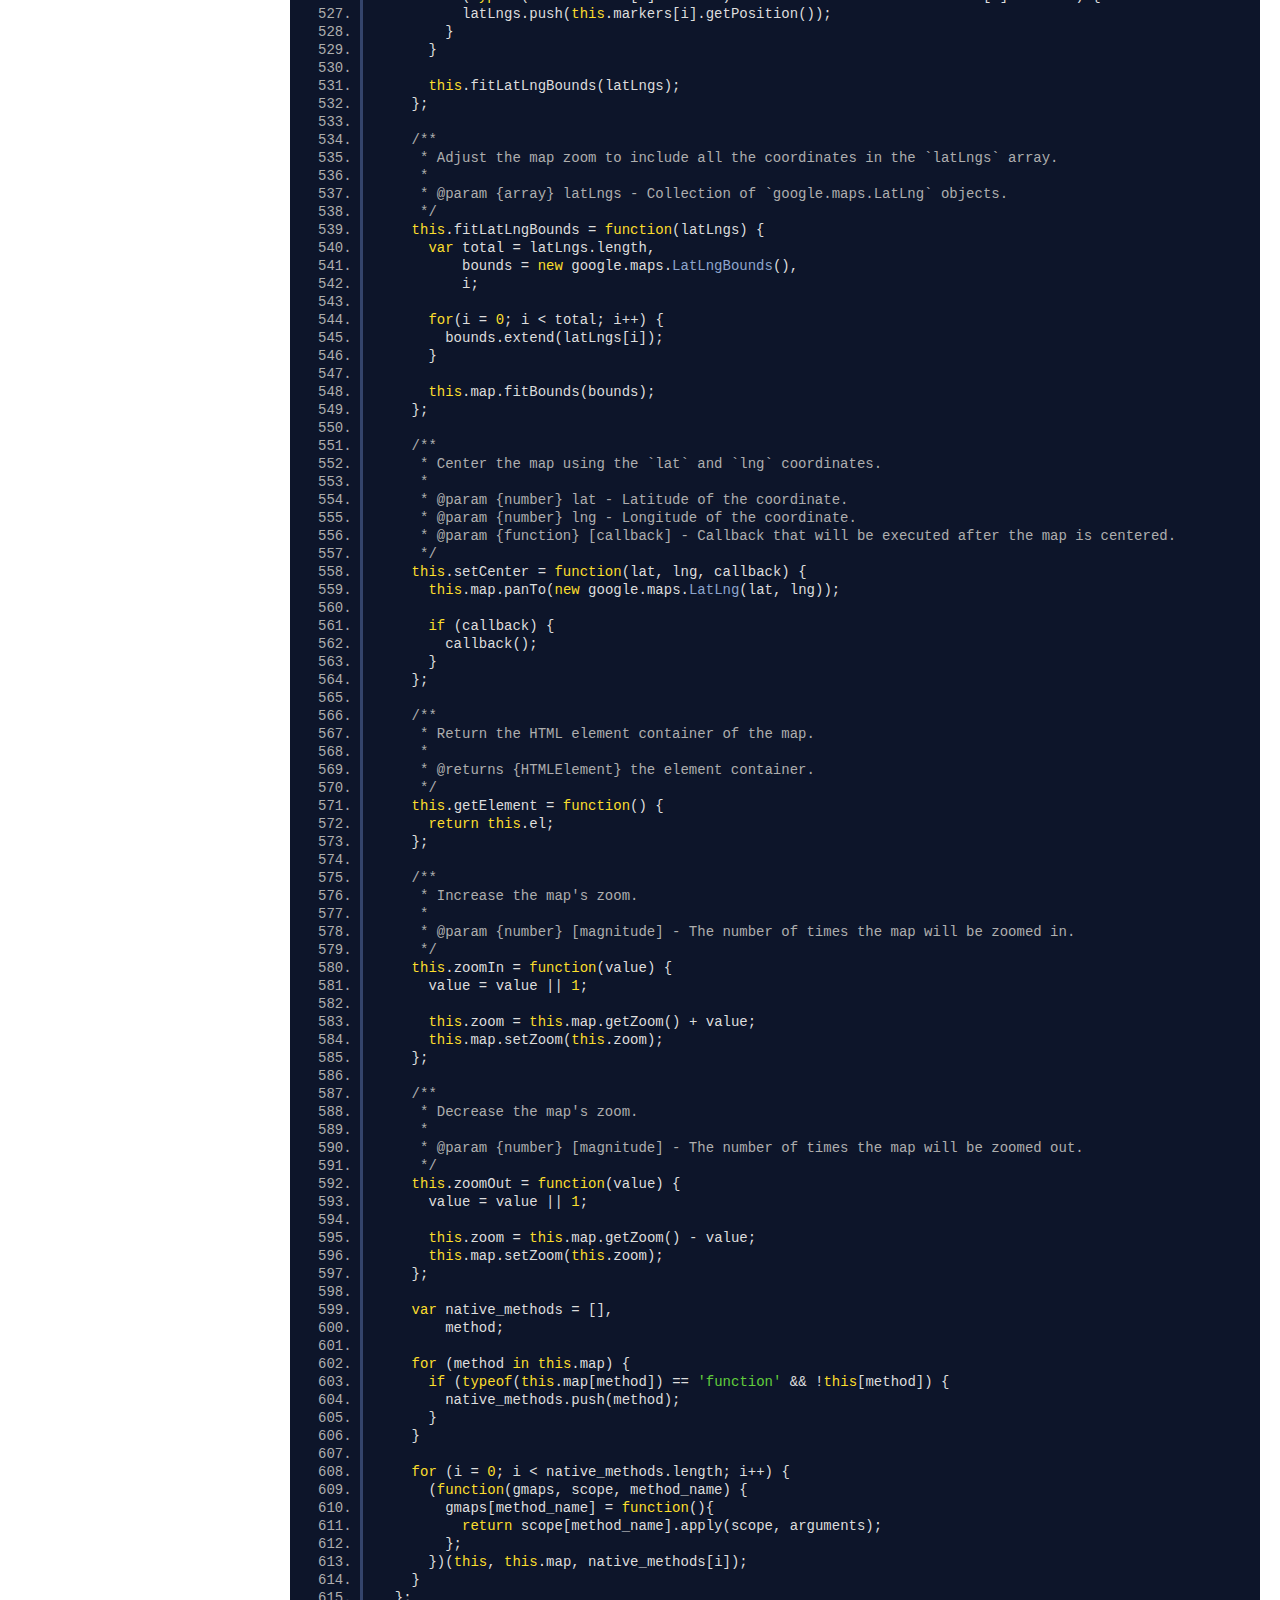
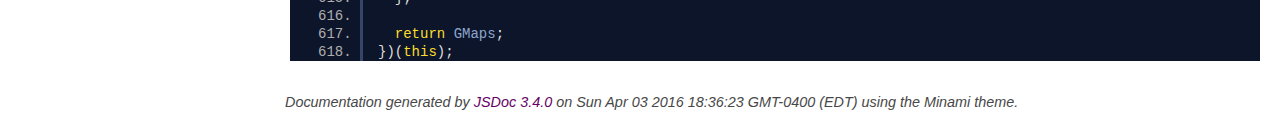
<file: src/TheWorld/wwwroot/lib/gmaps/docs/gmaps.core.js.html>
<!DOCTYPE html>
<html lang="en">
<head>
    <meta charset="utf-8">
    <title>gmaps.core.js - Documentation</title>

    <script src="scripts/prettify/prettify.js"></script>
    <script src="scripts/prettify/lang-css.js"></script>
    <!--[if lt IE 9]>
      <script src="//html5shiv.googlecode.com/svn/trunk/html5.js"></script>
    <![endif]-->
    <link type="text/css" rel="stylesheet" href="https://code.ionicframework.com/ionicons/2.0.1/css/ionicons.min.css">
    <link type="text/css" rel="stylesheet" href="styles/prettify.css">
    <link type="text/css" rel="stylesheet" href="styles/jsdoc.css">
</head>
<body>

<input type="checkbox" id="nav-trigger" class="nav-trigger" />
<label for="nav-trigger" class="navicon-button x">
  <div class="navicon"></div>
</label>

<label for="nav-trigger" class="overlay"></label>

<nav>
    <h2><a href="index.html">Home</a></h2><h3>Classes</h3><ul><li><a href="GMaps.html">GMaps</a><ul class='methods'><li data-type='method'><a href="GMaps.html#addControl">addControl</a></li><li data-type='method'><a href="GMaps.html#fitLatLngBounds">fitLatLngBounds</a></li><li data-type='method'><a href="GMaps.html#fitZoom">fitZoom</a></li><li data-type='method'><a href="GMaps.html#getElement">getElement</a></li><li data-type='method'><a href="GMaps.html#hideContextMenu">hideContextMenu</a></li><li data-type='method'><a href="GMaps.html#refresh">refresh</a></li><li data-type='method'><a href="GMaps.html#removeControl">removeControl</a></li><li data-type='method'><a href="GMaps.html#setCenter">setCenter</a></li><li data-type='method'><a href="GMaps.html#setContextMenu">setContextMenu</a></li><li data-type='method'><a href="GMaps.html#zoomIn">zoomIn</a></li><li data-type='method'><a href="GMaps.html#zoomOut">zoomOut</a></li></ul></li></ul>
</nav>

<div id="main">
    
    <h1 class="page-title">gmaps.core.js</h1>
    

    



    
    <section>
        <article>
            <pre class="prettyprint source linenums"><code>var extend_object = function(obj, new_obj) {
  var name;

  if (obj === new_obj) {
    return obj;
  }

  for (name in new_obj) {
    if (new_obj[name] !== undefined) {
      obj[name] = new_obj[name];
    }
  }

  return obj;
};

var replace_object = function(obj, replace) {
  var name;

  if (obj === replace) {
    return obj;
  }

  for (name in replace) {
    if (obj[name] != undefined) {
      obj[name] = replace[name];
    }
  }

  return obj;
};

var array_map = function(array, callback) {
  var original_callback_params = Array.prototype.slice.call(arguments, 2),
      array_return = [],
      array_length = array.length,
      i;

  if (Array.prototype.map &amp;&amp; array.map === Array.prototype.map) {
    array_return = Array.prototype.map.call(array, function(item) {
      var callback_params = original_callback_params.slice(0);
      callback_params.splice(0, 0, item);

      return callback.apply(this, callback_params);
    });
  }
  else {
    for (i = 0; i &lt; array_length; i++) {
      callback_params = original_callback_params;
      callback_params.splice(0, 0, array[i]);
      array_return.push(callback.apply(this, callback_params));
    }
  }

  return array_return;
};

var array_flat = function(array) {
  var new_array = [],
      i;

  for (i = 0; i &lt; array.length; i++) {
    new_array = new_array.concat(array[i]);
  }

  return new_array;
};

var coordsToLatLngs = function(coords, useGeoJSON) {
  var first_coord = coords[0],
      second_coord = coords[1];

  if (useGeoJSON) {
    first_coord = coords[1];
    second_coord = coords[0];
  }

  return new google.maps.LatLng(first_coord, second_coord);
};

var arrayToLatLng = function(coords, useGeoJSON) {
  var i;

  for (i = 0; i &lt; coords.length; i++) {
    if (!(coords[i] instanceof google.maps.LatLng)) {
      if (coords[i].length > 0 &amp;&amp; typeof(coords[i][0]) === "object") {
        coords[i] = arrayToLatLng(coords[i], useGeoJSON);
      }
      else {
        coords[i] = coordsToLatLngs(coords[i], useGeoJSON);
      }
    }
  }

  return coords;
};

var getElementsByClassName = function (class_name, context) {
    var element,
        _class = class_name.replace('.', '');

    if ('jQuery' in this &amp;&amp; context) {
        element = $("." + _class, context)[0];
    } else {
        element = document.getElementsByClassName(_class)[0];
    }
    return element;

};

var getElementById = function(id, context) {
  var element,
  id = id.replace('#', '');

  if ('jQuery' in window &amp;&amp; context) {
    element = $('#' + id, context)[0];
  } else {
    element = document.getElementById(id);
  };

  return element;
};

var findAbsolutePosition = function(obj)  {
  var curleft = 0,
      curtop = 0;

  if (obj.offsetParent) {
    do {
      curleft += obj.offsetLeft;
      curtop += obj.offsetTop;
    } while (obj = obj.offsetParent);
  }

  return [curleft, curtop];
};

var GMaps = (function(global) {
  "use strict";

  var doc = document;
  /**
   * Creates a new GMaps instance, including a Google Maps map.
   * @class GMaps
   * @constructs
   * @param {object} options - `options` accepts all the [MapOptions](https://developers.google.com/maps/documentation/javascript/reference#MapOptions) and [events](https://developers.google.com/maps/documentation/javascript/reference#Map) listed in the Google Maps API. Also accepts:
   * * `lat` (number): Latitude of the map's center
   * * `lng` (number): Longitude of the map's center
   * * `el` (string or HTMLElement): container where the map will be rendered
   * * `markerClusterer` (function): A function to create a marker cluster. You can use MarkerClusterer or MarkerClustererPlus.
   */
  var GMaps = function(options) {

    if (!(typeof window.google === 'object' &amp;&amp; window.google.maps)) {
      if (typeof window.console === 'object' &amp;&amp; window.console.error) {
        console.error('Google Maps API is required. Please register the following JavaScript library https://maps.googleapis.com/maps/api/js.');
      }

      return function() {};
    }

    if (!this) return new GMaps(options);

    options.zoom = options.zoom || 15;
    options.mapType = options.mapType || 'roadmap';

    var valueOrDefault = function(value, defaultValue) {
      return value === undefined ? defaultValue : value;
    };

    var self = this,
        i,
        events_that_hide_context_menu = [
          'bounds_changed', 'center_changed', 'click', 'dblclick', 'drag',
          'dragend', 'dragstart', 'idle', 'maptypeid_changed', 'projection_changed',
          'resize', 'tilesloaded', 'zoom_changed'
        ],
        events_that_doesnt_hide_context_menu = ['mousemove', 'mouseout', 'mouseover'],
        options_to_be_deleted = ['el', 'lat', 'lng', 'mapType', 'width', 'height', 'markerClusterer', 'enableNewStyle'],
        identifier = options.el || options.div,
        markerClustererFunction = options.markerClusterer,
        mapType = google.maps.MapTypeId[options.mapType.toUpperCase()],
        map_center = new google.maps.LatLng(options.lat, options.lng),
        zoomControl = valueOrDefault(options.zoomControl, true),
        zoomControlOpt = options.zoomControlOpt || {
          style: 'DEFAULT',
          position: 'TOP_LEFT'
        },
        zoomControlStyle = zoomControlOpt.style || 'DEFAULT',
        zoomControlPosition = zoomControlOpt.position || 'TOP_LEFT',
        panControl = valueOrDefault(options.panControl, true),
        mapTypeControl = valueOrDefault(options.mapTypeControl, true),
        scaleControl = valueOrDefault(options.scaleControl, true),
        streetViewControl = valueOrDefault(options.streetViewControl, true),
        overviewMapControl = valueOrDefault(overviewMapControl, true),
        map_options = {},
        map_base_options = {
          zoom: this.zoom,
          center: map_center,
          mapTypeId: mapType
        },
        map_controls_options = {
          panControl: panControl,
          zoomControl: zoomControl,
          zoomControlOptions: {
            style: google.maps.ZoomControlStyle[zoomControlStyle],
            position: google.maps.ControlPosition[zoomControlPosition]
          },
          mapTypeControl: mapTypeControl,
          scaleControl: scaleControl,
          streetViewControl: streetViewControl,
          overviewMapControl: overviewMapControl
        };

      if (typeof(options.el) === 'string' || typeof(options.div) === 'string') {
        if (identifier.indexOf("#") > -1) {
            /**
             * Container element
             *
             * @type {HTMLElement}
             */
            this.el = getElementById(identifier, options.context);
        } else {
            this.el = getElementsByClassName.apply(this, [identifier, options.context]);
        }
      } else {
          this.el = identifier;
      }

    if (typeof(this.el) === 'undefined' || this.el === null) {
      throw 'No element defined.';
    }

    window.context_menu = window.context_menu || {};
    window.context_menu[self.el.id] = {};

    /**
     * Collection of custom controls in the map UI
     *
     * @type {array}
     */
    this.controls = [];
    /**
     * Collection of map's overlays
     *
     * @type {array}
     */
    this.overlays = [];
    /**
     * Collection of KML/GeoRSS and FusionTable layers
     *
     * @type {array}
     */
    this.layers = [];
    /**
     * Collection of data layers (See {@link GMaps#addLayer})
     *
     * @type {object}
     */
    this.singleLayers = {};
    /**
     * Collection of map's markers
     *
     * @type {array}
     */
    this.markers = [];
    /**
     * Collection of map's lines
     *
     * @type {array}
     */
    this.polylines = [];
    /**
     * Collection of map's routes requested by {@link GMaps#getRoutes}, {@link GMaps#renderRoute}, {@link GMaps#drawRoute}, {@link GMaps#travelRoute} or {@link GMaps#drawSteppedRoute}
     *
     * @type {array}
     */
    this.routes = [];
    /**
     * Collection of map's polygons
     *
     * @type {array}
     */
    this.polygons = [];
    this.infoWindow = null;
    this.overlay_el = null;
    /**
     * Current map's zoom
     *
     * @type {number}
     */
    this.zoom = options.zoom;
    this.registered_events = {};

    this.el.style.width = options.width || this.el.scrollWidth || this.el.offsetWidth;
    this.el.style.height = options.height || this.el.scrollHeight || this.el.offsetHeight;

    google.maps.visualRefresh = options.enableNewStyle;

    for (i = 0; i &lt; options_to_be_deleted.length; i++) {
      delete options[options_to_be_deleted[i]];
    }

    if(options.disableDefaultUI != true) {
      map_base_options = extend_object(map_base_options, map_controls_options);
    }

    map_options = extend_object(map_base_options, options);

    for (i = 0; i &lt; events_that_hide_context_menu.length; i++) {
      delete map_options[events_that_hide_context_menu[i]];
    }

    for (i = 0; i &lt; events_that_doesnt_hide_context_menu.length; i++) {
      delete map_options[events_that_doesnt_hide_context_menu[i]];
    }

    /**
     * Google Maps map instance
     *
     * @type {google.maps.Map}
     */
    this.map = new google.maps.Map(this.el, map_options);

    if (markerClustererFunction) {
      /**
       * Marker Clusterer instance
       *
       * @type {object}
       */
      this.markerClusterer = markerClustererFunction.apply(this, [this.map]);
    }

    var buildContextMenuHTML = function(control, e) {
      var html = '',
          options = window.context_menu[self.el.id][control];

      for (var i in options){
        if (options.hasOwnProperty(i)) {
          var option = options[i];

          html += '&lt;li>&lt;a id="' + control + '_' + i + '" href="#">' + option.title + '&lt;/a>&lt;/li>';
        }
      }

      if (!getElementById('gmaps_context_menu')) return;

      var context_menu_element = getElementById('gmaps_context_menu');

      context_menu_element.innerHTML = html;

      var context_menu_items = context_menu_element.getElementsByTagName('a'),
          context_menu_items_count = context_menu_items.length,
          i;

      for (i = 0; i &lt; context_menu_items_count; i++) {
        var context_menu_item = context_menu_items[i];

        var assign_menu_item_action = function(ev){
          ev.preventDefault();

          options[this.id.replace(control + '_', '')].action.apply(self, [e]);
          self.hideContextMenu();
        };

        google.maps.event.clearListeners(context_menu_item, 'click');
        google.maps.event.addDomListenerOnce(context_menu_item, 'click', assign_menu_item_action, false);
      }

      var position = findAbsolutePosition.apply(this, [self.el]),
          left = position[0] + e.pixel.x - 15,
          top = position[1] + e.pixel.y- 15;

      context_menu_element.style.left = left + "px";
      context_menu_element.style.top = top + "px";

      // context_menu_element.style.display = 'block';
    };

    this.buildContextMenu = function(control, e) {
      if (control === 'marker') {
        e.pixel = {};

        var overlay = new google.maps.OverlayView();
        overlay.setMap(self.map);

        overlay.draw = function() {
          var projection = overlay.getProjection(),
              position = e.marker.getPosition();

          e.pixel = projection.fromLatLngToContainerPixel(position);

          buildContextMenuHTML(control, e);
        };
      }
      else {
        buildContextMenuHTML(control, e);
      }

      var context_menu_element = getElementById('gmaps_context_menu');

      setTimeout(function() {
        context_menu_element.style.display = 'block';
      }, 0);
    };

    /**
     * Add a context menu for a map or a marker.
     *
     * @param {object} options - The `options` object should contain:
     * * `control` (string): Kind of control the context menu will be attached. Can be "map" or "marker".
     * * `options` (array): A collection of context menu items:
     *   * `title` (string): Item's title shown in the context menu.
     *   * `name` (string): Item's identifier.
     *   * `action` (function): Function triggered after selecting the context menu item.
     */
    this.setContextMenu = function(options) {
      window.context_menu[self.el.id][options.control] = {};

      var i,
          ul = doc.createElement('ul');

      for (i in options.options) {
        if (options.options.hasOwnProperty(i)) {
          var option = options.options[i];

          window.context_menu[self.el.id][options.control][option.name] = {
            title: option.title,
            action: option.action
          };
        }
      }

      ul.id = 'gmaps_context_menu';
      ul.style.display = 'none';
      ul.style.position = 'absolute';
      ul.style.minWidth = '100px';
      ul.style.background = 'white';
      ul.style.listStyle = 'none';
      ul.style.padding = '8px';
      ul.style.boxShadow = '2px 2px 6px #ccc';

      if (!getElementById('gmaps_context_menu')) {
        doc.body.appendChild(ul);
      }

      var context_menu_element = getElementById('gmaps_context_menu');

      google.maps.event.addDomListener(context_menu_element, 'mouseout', function(ev) {
        if (!ev.relatedTarget || !this.contains(ev.relatedTarget)) {
          window.setTimeout(function(){
            context_menu_element.style.display = 'none';
          }, 400);
        }
      }, false);
    };

    /**
     * Hide the current context menu
     */
    this.hideContextMenu = function() {
      var context_menu_element = getElementById('gmaps_context_menu');

      if (context_menu_element) {
        context_menu_element.style.display = 'none';
      }
    };

    var setupListener = function(object, name) {
      google.maps.event.addListener(object, name, function(e){
        if (e == undefined) {
          e = this;
        }

        options[name].apply(this, [e]);

        self.hideContextMenu();
      });
    };

    //google.maps.event.addListener(this.map, 'idle', this.hideContextMenu);
    google.maps.event.addListener(this.map, 'zoom_changed', this.hideContextMenu);

    for (var ev = 0; ev &lt; events_that_hide_context_menu.length; ev++) {
      var name = events_that_hide_context_menu[ev];

      if (name in options) {
        setupListener(this.map, name);
      }
    }

    for (var ev = 0; ev &lt; events_that_doesnt_hide_context_menu.length; ev++) {
      var name = events_that_doesnt_hide_context_menu[ev];

      if (name in options) {
        setupListener(this.map, name);
      }
    }

    google.maps.event.addListener(this.map, 'rightclick', function(e) {
      if (options.rightclick) {
        options.rightclick.apply(this, [e]);
      }

      if(window.context_menu[self.el.id]['map'] != undefined) {
        self.buildContextMenu('map', e);
      }
    });

    /**
     * Trigger a `resize` event, useful if you need to repaint the current map (for changes in the viewport or display / hide actions).
     */
    this.refresh = function() {
      google.maps.event.trigger(this.map, 'resize');
    };

    /**
     * Adjust the map zoom to include all the markers added in the map.
     */
    this.fitZoom = function() {
      var latLngs = [],
          markers_length = this.markers.length,
          i;

      for (i = 0; i &lt; markers_length; i++) {
        if(typeof(this.markers[i].visible) === 'boolean' &amp;&amp; this.markers[i].visible) {
          latLngs.push(this.markers[i].getPosition());
        }
      }

      this.fitLatLngBounds(latLngs);
    };

    /**
     * Adjust the map zoom to include all the coordinates in the `latLngs` array.
     *
     * @param {array} latLngs - Collection of `google.maps.LatLng` objects.
     */
    this.fitLatLngBounds = function(latLngs) {
      var total = latLngs.length,
          bounds = new google.maps.LatLngBounds(),
          i;

      for(i = 0; i &lt; total; i++) {
        bounds.extend(latLngs[i]);
      }

      this.map.fitBounds(bounds);
    };

    /**
     * Center the map using the `lat` and `lng` coordinates.
     *
     * @param {number} lat - Latitude of the coordinate.
     * @param {number} lng - Longitude of the coordinate.
     * @param {function} [callback] - Callback that will be executed after the map is centered.
     */
    this.setCenter = function(lat, lng, callback) {
      this.map.panTo(new google.maps.LatLng(lat, lng));

      if (callback) {
        callback();
      }
    };

    /**
     * Return the HTML element container of the map.
     *
     * @returns {HTMLElement} the element container.
     */
    this.getElement = function() {
      return this.el;
    };

    /**
     * Increase the map's zoom.
     *
     * @param {number} [magnitude] - The number of times the map will be zoomed in.
     */
    this.zoomIn = function(value) {
      value = value || 1;

      this.zoom = this.map.getZoom() + value;
      this.map.setZoom(this.zoom);
    };

    /**
     * Decrease the map's zoom.
     *
     * @param {number} [magnitude] - The number of times the map will be zoomed out.
     */
    this.zoomOut = function(value) {
      value = value || 1;

      this.zoom = this.map.getZoom() - value;
      this.map.setZoom(this.zoom);
    };

    var native_methods = [],
        method;

    for (method in this.map) {
      if (typeof(this.map[method]) == 'function' &amp;&amp; !this[method]) {
        native_methods.push(method);
      }
    }

    for (i = 0; i &lt; native_methods.length; i++) {
      (function(gmaps, scope, method_name) {
        gmaps[method_name] = function(){
          return scope[method_name].apply(scope, arguments);
        };
      })(this, this.map, native_methods[i]);
    }
  };

  return GMaps;
})(this);
</code></pre>
        </article>
    </section>




</div>

<br class="clear">

<footer>
    Documentation generated by <a href="https://github.com/jsdoc3/jsdoc">JSDoc 3.4.0</a> on Sun Apr 03 2016 18:36:23 GMT-0400 (EDT) using the Minami theme.
</footer>

<script>prettyPrint();</script>
<script src="scripts/linenumber.js"></script>
</body>
</html>
</file>
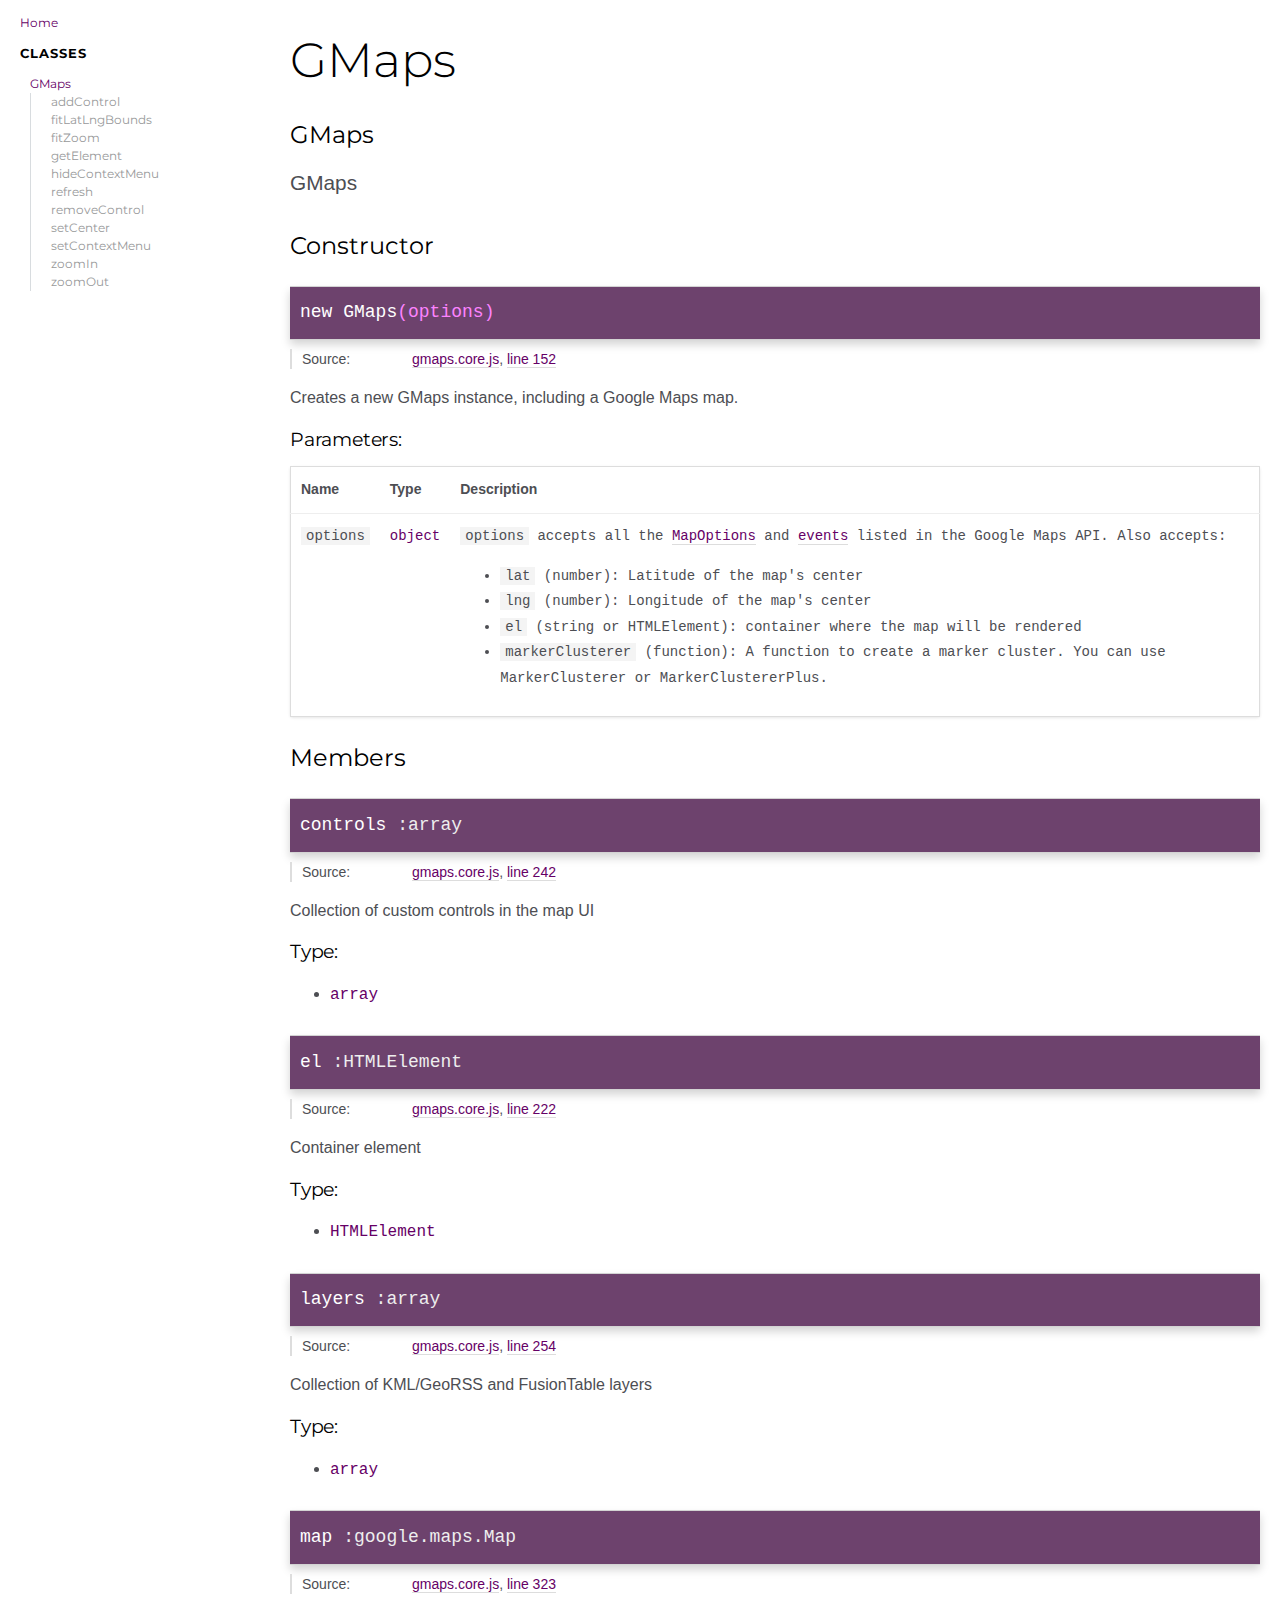
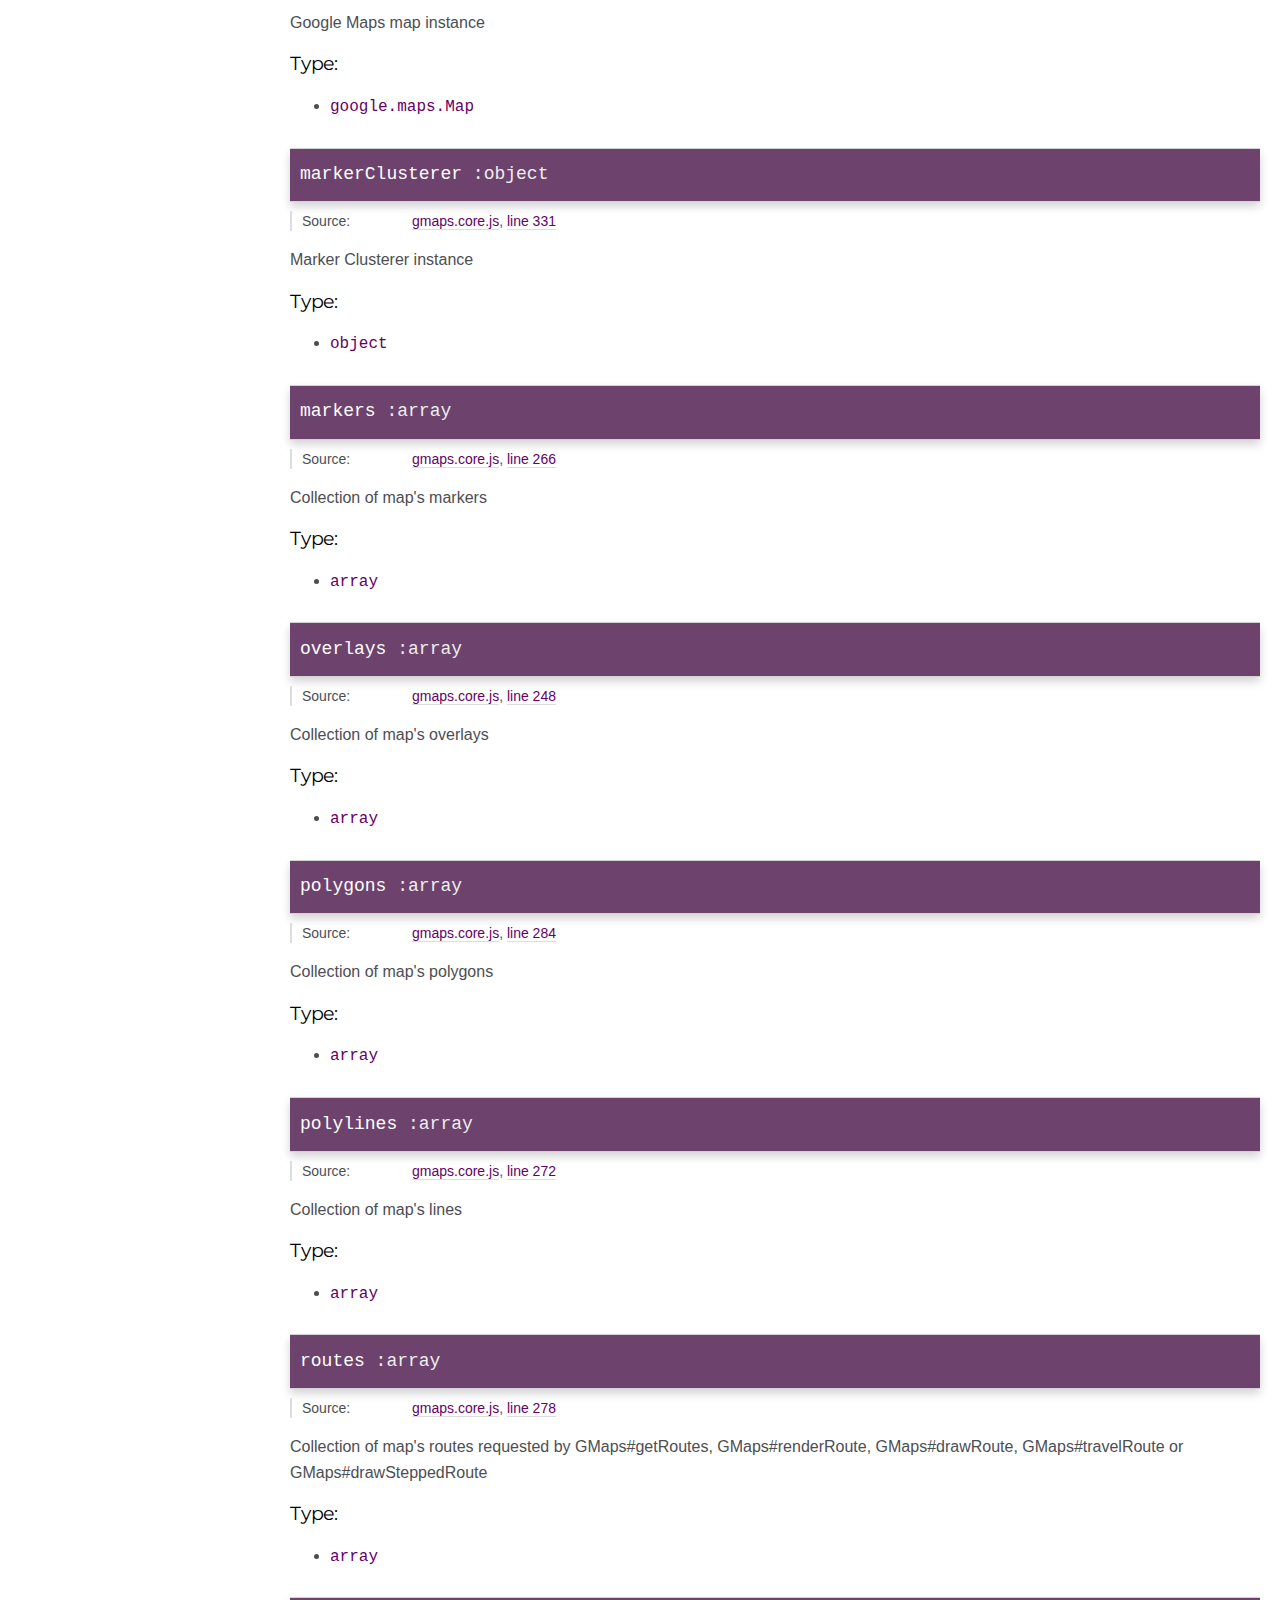
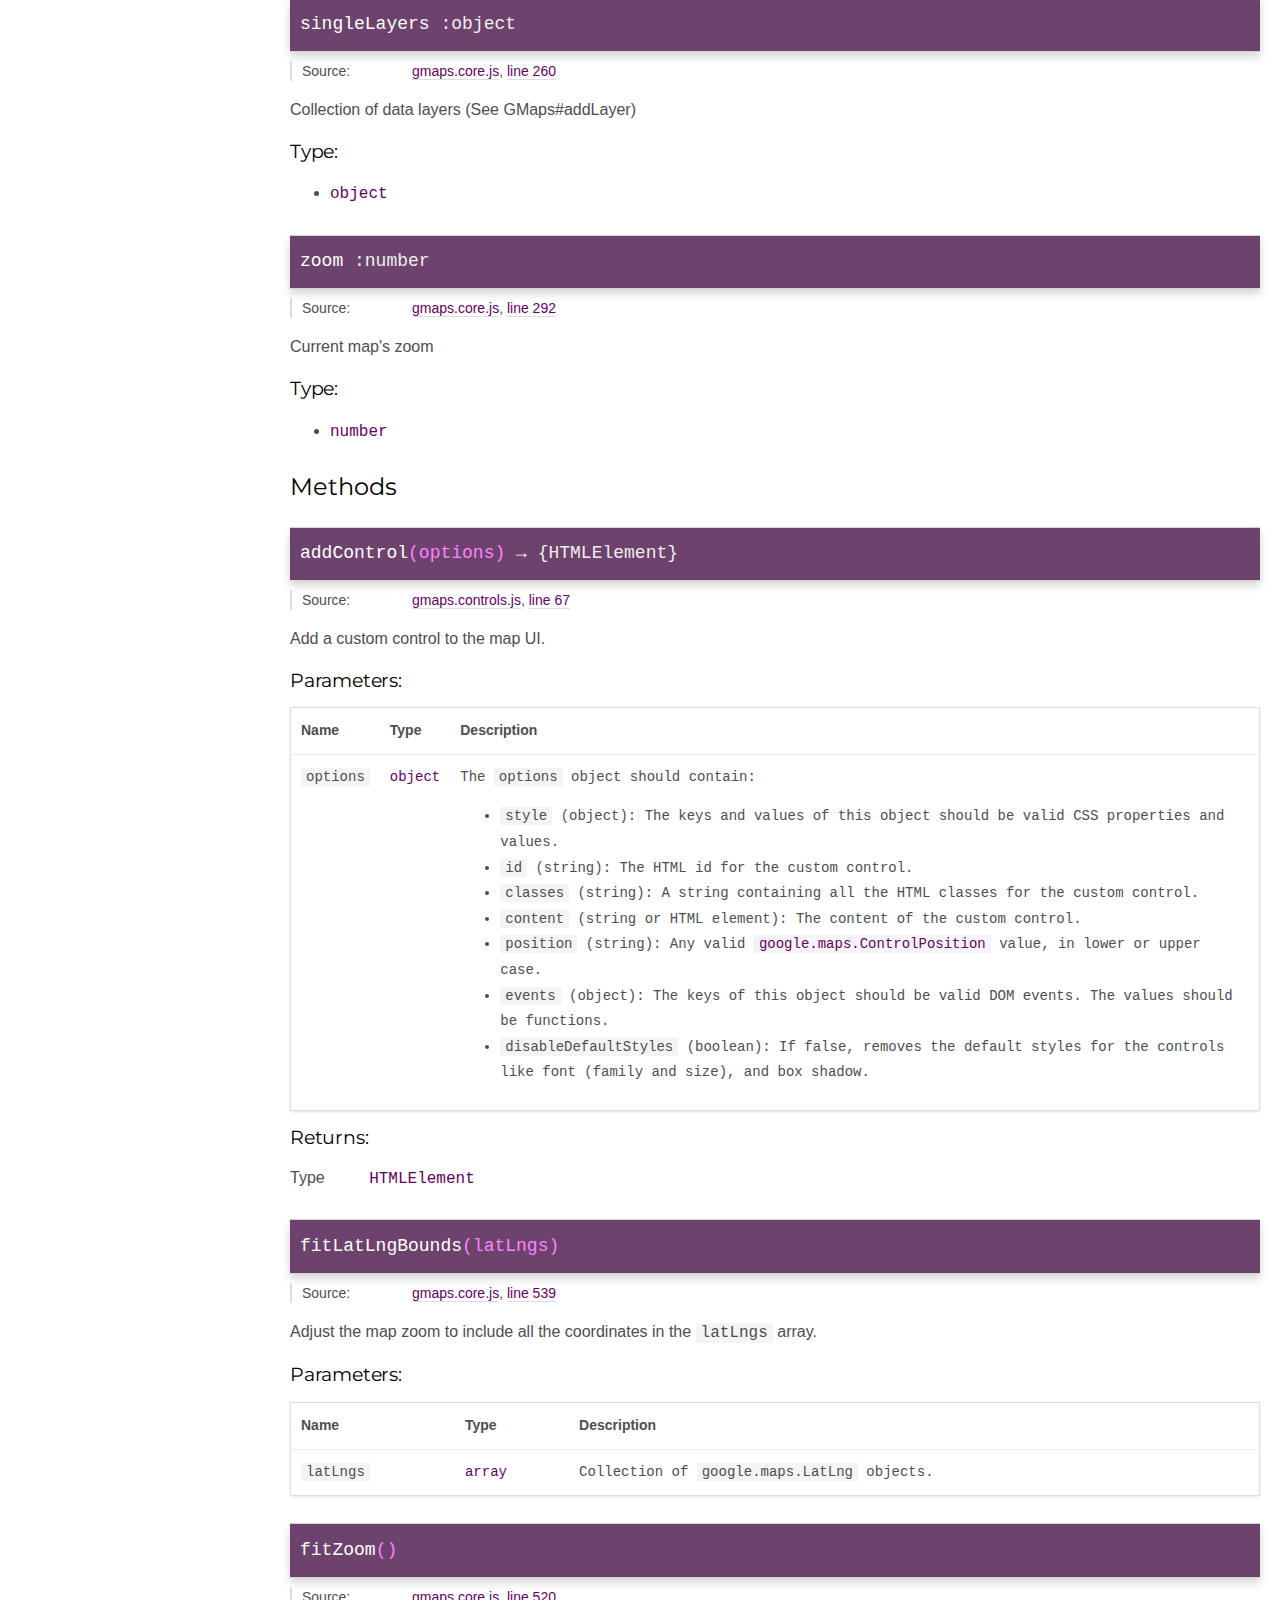
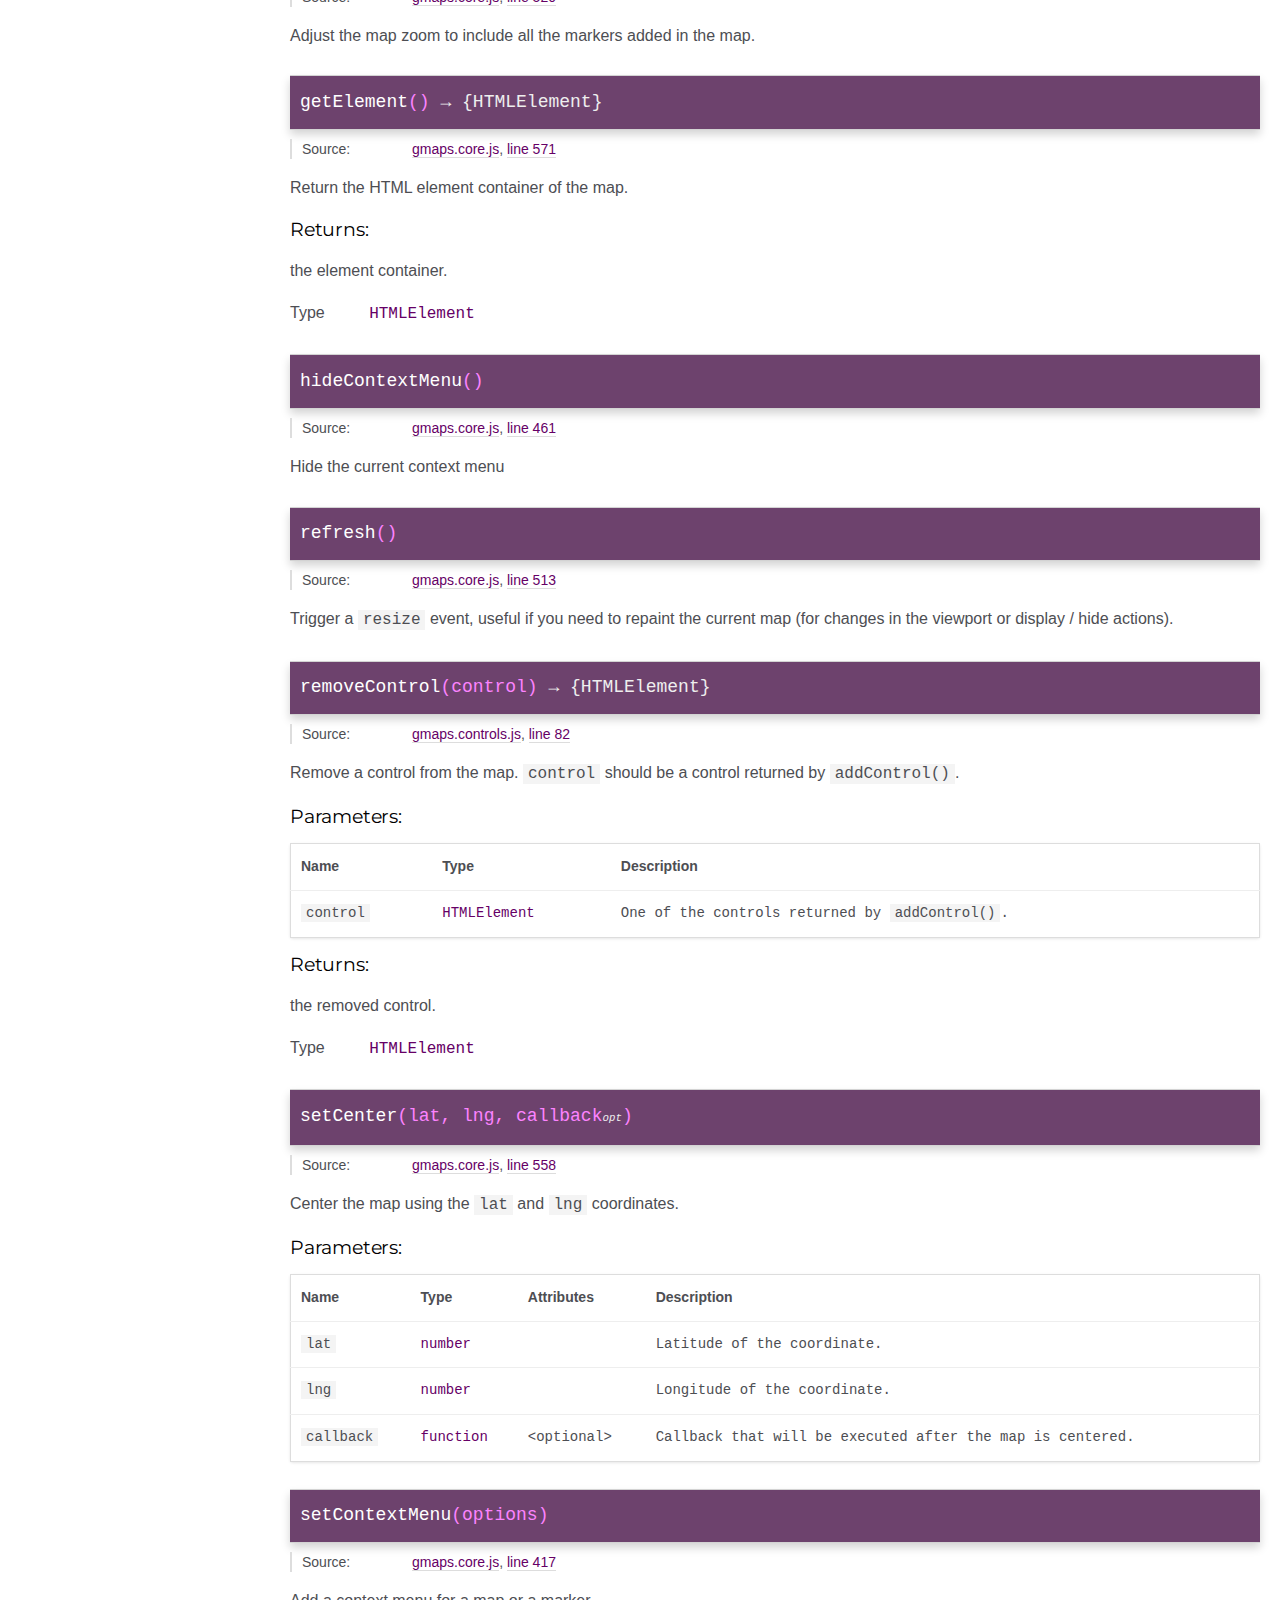
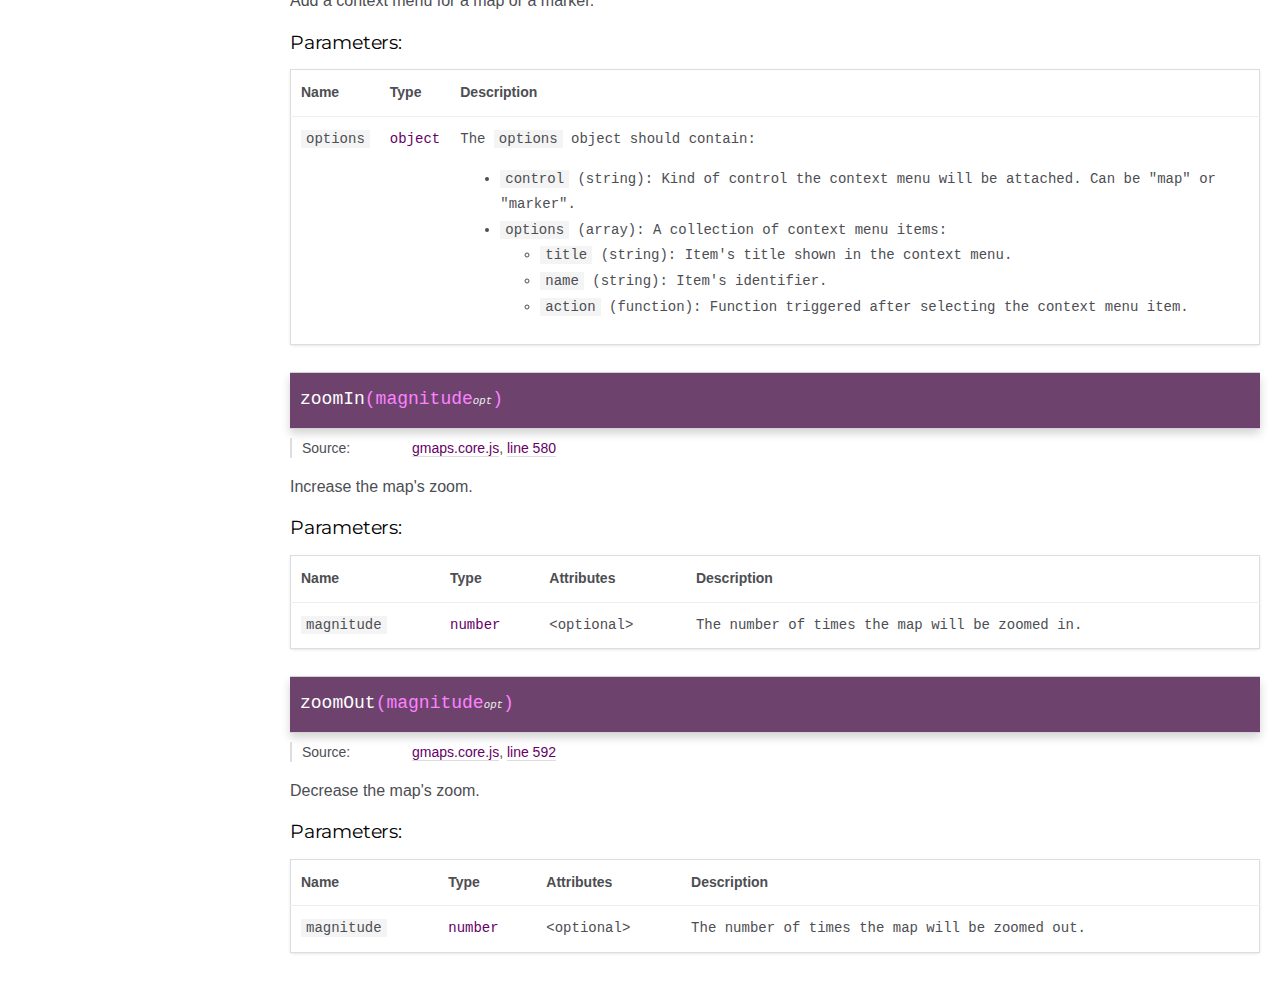
<file: src/TheWorld/wwwroot/lib/gmaps/docs/GMaps.html>
<!DOCTYPE html>
<html lang="en">
<head>
    <meta charset="utf-8">
    <title>GMaps - Documentation</title>

    <script src="scripts/prettify/prettify.js"></script>
    <script src="scripts/prettify/lang-css.js"></script>
    <!--[if lt IE 9]>
      <script src="//html5shiv.googlecode.com/svn/trunk/html5.js"></script>
    <![endif]-->
    <link type="text/css" rel="stylesheet" href="https://code.ionicframework.com/ionicons/2.0.1/css/ionicons.min.css">
    <link type="text/css" rel="stylesheet" href="styles/prettify.css">
    <link type="text/css" rel="stylesheet" href="styles/jsdoc.css">
</head>
<body>

<input type="checkbox" id="nav-trigger" class="nav-trigger" />
<label for="nav-trigger" class="navicon-button x">
  <div class="navicon"></div>
</label>

<label for="nav-trigger" class="overlay"></label>

<nav>
    <h2><a href="index.html">Home</a></h2><h3>Classes</h3><ul><li><a href="GMaps.html">GMaps</a><ul class='methods'><li data-type='method'><a href="GMaps.html#addControl">addControl</a></li><li data-type='method'><a href="GMaps.html#fitLatLngBounds">fitLatLngBounds</a></li><li data-type='method'><a href="GMaps.html#fitZoom">fitZoom</a></li><li data-type='method'><a href="GMaps.html#getElement">getElement</a></li><li data-type='method'><a href="GMaps.html#hideContextMenu">hideContextMenu</a></li><li data-type='method'><a href="GMaps.html#refresh">refresh</a></li><li data-type='method'><a href="GMaps.html#removeControl">removeControl</a></li><li data-type='method'><a href="GMaps.html#setCenter">setCenter</a></li><li data-type='method'><a href="GMaps.html#setContextMenu">setContextMenu</a></li><li data-type='method'><a href="GMaps.html#zoomIn">zoomIn</a></li><li data-type='method'><a href="GMaps.html#zoomOut">zoomOut</a></li></ul></li></ul>
</nav>

<div id="main">
    
    <h1 class="page-title">GMaps</h1>
    

    




<section>

<header>
    
        <h2>
        GMaps
        </h2>
        
            <div class="class-description"><p>GMaps</p></div>
        
    
</header>

<article>
    <div class="container-overview">
    
        

    
    <h2>Constructor</h2>
    

    <h4 class="name" id="GMaps"><span class="type-signature"></span>new GMaps<span class="signature">(options)</span><span class="type-signature"></span></h4>

    




<dl class="details">

    
    <dt class="tag-source">Source:</dt>
    <dd class="tag-source"><ul class="dummy"><li>
        <a href="gmaps.core.js.html">gmaps.core.js</a>, <a href="gmaps.core.js.html#line152">line 152</a>
    </li></ul></dd>
    

    

    

    

    

    

    

    

    

    

    

    

    

    

    

    
</dl>





<div class="description">
    <p>Creates a new GMaps instance, including a Google Maps map.</p>
</div>











    <h5>Parameters:</h5>
    

<table class="params">
    <thead>
    <tr>
        
        <th>Name</th>
        

        <th>Type</th>

        

        

        <th class="last">Description</th>
    </tr>
    </thead>

    <tbody>
    

        <tr>
            
                <td class="name"><code>options</code></td>
            

            <td class="type">
            
                
<span class="param-type">object</span>


            
            </td>

            

            

            <td class="description last"><p><code>options</code> accepts all the <a href="https://developers.google.com/maps/documentation/javascript/reference#MapOptions">MapOptions</a> and <a href="https://developers.google.com/maps/documentation/javascript/reference#Map">events</a> listed in the Google Maps API. Also accepts:</p>
<ul>
<li><code>lat</code> (number): Latitude of the map's center</li>
<li><code>lng</code> (number): Longitude of the map's center</li>
<li><code>el</code> (string or HTMLElement): container where the map will be rendered</li>
<li><code>markerClusterer</code> (function): A function to create a marker cluster. You can use MarkerClusterer or MarkerClustererPlus.</li>
</ul></td>
        </tr>

    
    </tbody>
</table>
















    
    </div>

    

    

    

     

    

    
        <h3 class="subsection-title">Members</h3>

        
            
<h4 class="name" id="controls"><span class="type-signature"></span>controls<span class="type-signature"> :array</span></h4>





<dl class="details">

    
    <dt class="tag-source">Source:</dt>
    <dd class="tag-source"><ul class="dummy"><li>
        <a href="gmaps.core.js.html">gmaps.core.js</a>, <a href="gmaps.core.js.html#line242">line 242</a>
    </li></ul></dd>
    

    

    

    

    

    

    

    

    

    

    

    

    

    

    

    
</dl>





<div class="description">
    <p>Collection of custom controls in the map UI</p>
</div>



    <h5>Type:</h5>
    <ul>
        <li>
            
<span class="param-type">array</span>


        </li>
    </ul>






        
            
<h4 class="name" id="el"><span class="type-signature"></span>el<span class="type-signature"> :HTMLElement</span></h4>





<dl class="details">

    
    <dt class="tag-source">Source:</dt>
    <dd class="tag-source"><ul class="dummy"><li>
        <a href="gmaps.core.js.html">gmaps.core.js</a>, <a href="gmaps.core.js.html#line222">line 222</a>
    </li></ul></dd>
    

    

    

    

    

    

    

    

    

    

    

    

    

    

    

    
</dl>





<div class="description">
    <p>Container element</p>
</div>



    <h5>Type:</h5>
    <ul>
        <li>
            
<span class="param-type">HTMLElement</span>


        </li>
    </ul>






        
            
<h4 class="name" id="layers"><span class="type-signature"></span>layers<span class="type-signature"> :array</span></h4>





<dl class="details">

    
    <dt class="tag-source">Source:</dt>
    <dd class="tag-source"><ul class="dummy"><li>
        <a href="gmaps.core.js.html">gmaps.core.js</a>, <a href="gmaps.core.js.html#line254">line 254</a>
    </li></ul></dd>
    

    

    

    

    

    

    

    

    

    

    

    

    

    

    

    
</dl>





<div class="description">
    <p>Collection of KML/GeoRSS and FusionTable layers</p>
</div>



    <h5>Type:</h5>
    <ul>
        <li>
            
<span class="param-type">array</span>


        </li>
    </ul>






        
            
<h4 class="name" id="map"><span class="type-signature"></span>map<span class="type-signature"> :google.maps.Map</span></h4>





<dl class="details">

    
    <dt class="tag-source">Source:</dt>
    <dd class="tag-source"><ul class="dummy"><li>
        <a href="gmaps.core.js.html">gmaps.core.js</a>, <a href="gmaps.core.js.html#line323">line 323</a>
    </li></ul></dd>
    

    

    

    

    

    

    

    

    

    

    

    

    

    

    

    
</dl>





<div class="description">
    <p>Google Maps map instance</p>
</div>



    <h5>Type:</h5>
    <ul>
        <li>
            
<span class="param-type">google.maps.Map</span>


        </li>
    </ul>






        
            
<h4 class="name" id="markerClusterer"><span class="type-signature"></span>markerClusterer<span class="type-signature"> :object</span></h4>





<dl class="details">

    
    <dt class="tag-source">Source:</dt>
    <dd class="tag-source"><ul class="dummy"><li>
        <a href="gmaps.core.js.html">gmaps.core.js</a>, <a href="gmaps.core.js.html#line331">line 331</a>
    </li></ul></dd>
    

    

    

    

    

    

    

    

    

    

    

    

    

    

    

    
</dl>





<div class="description">
    <p>Marker Clusterer instance</p>
</div>



    <h5>Type:</h5>
    <ul>
        <li>
            
<span class="param-type">object</span>


        </li>
    </ul>






        
            
<h4 class="name" id="markers"><span class="type-signature"></span>markers<span class="type-signature"> :array</span></h4>





<dl class="details">

    
    <dt class="tag-source">Source:</dt>
    <dd class="tag-source"><ul class="dummy"><li>
        <a href="gmaps.core.js.html">gmaps.core.js</a>, <a href="gmaps.core.js.html#line266">line 266</a>
    </li></ul></dd>
    

    

    

    

    

    

    

    

    

    

    

    

    

    

    

    
</dl>





<div class="description">
    <p>Collection of map's markers</p>
</div>



    <h5>Type:</h5>
    <ul>
        <li>
            
<span class="param-type">array</span>


        </li>
    </ul>






        
            
<h4 class="name" id="overlays"><span class="type-signature"></span>overlays<span class="type-signature"> :array</span></h4>





<dl class="details">

    
    <dt class="tag-source">Source:</dt>
    <dd class="tag-source"><ul class="dummy"><li>
        <a href="gmaps.core.js.html">gmaps.core.js</a>, <a href="gmaps.core.js.html#line248">line 248</a>
    </li></ul></dd>
    

    

    

    

    

    

    

    

    

    

    

    

    

    

    

    
</dl>





<div class="description">
    <p>Collection of map's overlays</p>
</div>



    <h5>Type:</h5>
    <ul>
        <li>
            
<span class="param-type">array</span>


        </li>
    </ul>






        
            
<h4 class="name" id="polygons"><span class="type-signature"></span>polygons<span class="type-signature"> :array</span></h4>





<dl class="details">

    
    <dt class="tag-source">Source:</dt>
    <dd class="tag-source"><ul class="dummy"><li>
        <a href="gmaps.core.js.html">gmaps.core.js</a>, <a href="gmaps.core.js.html#line284">line 284</a>
    </li></ul></dd>
    

    

    

    

    

    

    

    

    

    

    

    

    

    

    

    
</dl>





<div class="description">
    <p>Collection of map's polygons</p>
</div>



    <h5>Type:</h5>
    <ul>
        <li>
            
<span class="param-type">array</span>


        </li>
    </ul>






        
            
<h4 class="name" id="polylines"><span class="type-signature"></span>polylines<span class="type-signature"> :array</span></h4>





<dl class="details">

    
    <dt class="tag-source">Source:</dt>
    <dd class="tag-source"><ul class="dummy"><li>
        <a href="gmaps.core.js.html">gmaps.core.js</a>, <a href="gmaps.core.js.html#line272">line 272</a>
    </li></ul></dd>
    

    

    

    

    

    

    

    

    

    

    

    

    

    

    

    
</dl>





<div class="description">
    <p>Collection of map's lines</p>
</div>



    <h5>Type:</h5>
    <ul>
        <li>
            
<span class="param-type">array</span>


        </li>
    </ul>






        
            
<h4 class="name" id="routes"><span class="type-signature"></span>routes<span class="type-signature"> :array</span></h4>





<dl class="details">

    
    <dt class="tag-source">Source:</dt>
    <dd class="tag-source"><ul class="dummy"><li>
        <a href="gmaps.core.js.html">gmaps.core.js</a>, <a href="gmaps.core.js.html#line278">line 278</a>
    </li></ul></dd>
    

    

    

    

    

    

    

    

    

    

    

    

    

    

    

    
</dl>





<div class="description">
    <p>Collection of map's routes requested by GMaps#getRoutes, GMaps#renderRoute, GMaps#drawRoute, GMaps#travelRoute or GMaps#drawSteppedRoute</p>
</div>



    <h5>Type:</h5>
    <ul>
        <li>
            
<span class="param-type">array</span>


        </li>
    </ul>






        
            
<h4 class="name" id="singleLayers"><span class="type-signature"></span>singleLayers<span class="type-signature"> :object</span></h4>





<dl class="details">

    
    <dt class="tag-source">Source:</dt>
    <dd class="tag-source"><ul class="dummy"><li>
        <a href="gmaps.core.js.html">gmaps.core.js</a>, <a href="gmaps.core.js.html#line260">line 260</a>
    </li></ul></dd>
    

    

    

    

    

    

    

    

    

    

    

    

    

    

    

    
</dl>





<div class="description">
    <p>Collection of data layers (See GMaps#addLayer)</p>
</div>



    <h5>Type:</h5>
    <ul>
        <li>
            
<span class="param-type">object</span>


        </li>
    </ul>






        
            
<h4 class="name" id="zoom"><span class="type-signature"></span>zoom<span class="type-signature"> :number</span></h4>





<dl class="details">

    
    <dt class="tag-source">Source:</dt>
    <dd class="tag-source"><ul class="dummy"><li>
        <a href="gmaps.core.js.html">gmaps.core.js</a>, <a href="gmaps.core.js.html#line292">line 292</a>
    </li></ul></dd>
    

    

    

    

    

    

    

    

    

    

    

    

    

    

    

    
</dl>





<div class="description">
    <p>Current map's zoom</p>
</div>



    <h5>Type:</h5>
    <ul>
        <li>
            
<span class="param-type">number</span>


        </li>
    </ul>






        
    

    
        <h3 class="subsection-title">Methods</h3>

        
            

    

    <h4 class="name" id="addControl"><span class="type-signature"></span>addControl<span class="signature">(options)</span><span class="type-signature"> &rarr; {HTMLElement}</span></h4>

    




<dl class="details">

    
    <dt class="tag-source">Source:</dt>
    <dd class="tag-source"><ul class="dummy"><li>
        <a href="gmaps.controls.js.html">gmaps.controls.js</a>, <a href="gmaps.controls.js.html#line67">line 67</a>
    </li></ul></dd>
    

    

    

    

    

    

    

    

    

    

    

    

    

    

    

    
</dl>





<div class="description">
    <p>Add a custom control to the map UI.</p>
</div>











    <h5>Parameters:</h5>
    

<table class="params">
    <thead>
    <tr>
        
        <th>Name</th>
        

        <th>Type</th>

        

        

        <th class="last">Description</th>
    </tr>
    </thead>

    <tbody>
    

        <tr>
            
                <td class="name"><code>options</code></td>
            

            <td class="type">
            
                
<span class="param-type">object</span>


            
            </td>

            

            

            <td class="description last"><p>The <code>options</code> object should contain:</p>
<ul>
<li><code>style</code> (object): The keys and values of this object should be valid CSS properties and values.</li>
<li><code>id</code> (string): The HTML id for the custom control.</li>
<li><code>classes</code> (string): A string containing all the HTML classes for the custom control.</li>
<li><code>content</code> (string or HTML element): The content of the custom control.</li>
<li><code>position</code> (string): Any valid <a href="https://developers.google.com/maps/documentation/javascript/controls#ControlPositioning"><code>google.maps.ControlPosition</code></a> value, in lower or upper case.</li>
<li><code>events</code> (object): The keys of this object should be valid DOM events. The values should be functions.</li>
<li><code>disableDefaultStyles</code> (boolean): If false, removes the default styles for the controls like font (family and size), and box shadow.</li>
</ul></td>
        </tr>

    
    </tbody>
</table>














<h5>Returns:</h5>

        


<dl class="param-type">
    <dt>
        Type
    </dt>
    <dd>
        
<span class="param-type">HTMLElement</span>


    </dd>
</dl>

    


        
            

    

    <h4 class="name" id="fitLatLngBounds"><span class="type-signature"></span>fitLatLngBounds<span class="signature">(latLngs)</span><span class="type-signature"></span></h4>

    




<dl class="details">

    
    <dt class="tag-source">Source:</dt>
    <dd class="tag-source"><ul class="dummy"><li>
        <a href="gmaps.core.js.html">gmaps.core.js</a>, <a href="gmaps.core.js.html#line539">line 539</a>
    </li></ul></dd>
    

    

    

    

    

    

    

    

    

    

    

    

    

    

    

    
</dl>





<div class="description">
    <p>Adjust the map zoom to include all the coordinates in the <code>latLngs</code> array.</p>
</div>











    <h5>Parameters:</h5>
    

<table class="params">
    <thead>
    <tr>
        
        <th>Name</th>
        

        <th>Type</th>

        

        

        <th class="last">Description</th>
    </tr>
    </thead>

    <tbody>
    

        <tr>
            
                <td class="name"><code>latLngs</code></td>
            

            <td class="type">
            
                
<span class="param-type">array</span>


            
            </td>

            

            

            <td class="description last"><p>Collection of <code>google.maps.LatLng</code> objects.</p></td>
        </tr>

    
    </tbody>
</table>
















        
            

    

    <h4 class="name" id="fitZoom"><span class="type-signature"></span>fitZoom<span class="signature">()</span><span class="type-signature"></span></h4>

    




<dl class="details">

    
    <dt class="tag-source">Source:</dt>
    <dd class="tag-source"><ul class="dummy"><li>
        <a href="gmaps.core.js.html">gmaps.core.js</a>, <a href="gmaps.core.js.html#line520">line 520</a>
    </li></ul></dd>
    

    

    

    

    

    

    

    

    

    

    

    

    

    

    

    
</dl>





<div class="description">
    <p>Adjust the map zoom to include all the markers added in the map.</p>
</div>

























        
            

    

    <h4 class="name" id="getElement"><span class="type-signature"></span>getElement<span class="signature">()</span><span class="type-signature"> &rarr; {HTMLElement}</span></h4>

    




<dl class="details">

    
    <dt class="tag-source">Source:</dt>
    <dd class="tag-source"><ul class="dummy"><li>
        <a href="gmaps.core.js.html">gmaps.core.js</a>, <a href="gmaps.core.js.html#line571">line 571</a>
    </li></ul></dd>
    

    

    

    

    

    

    

    

    

    

    

    

    

    

    

    
</dl>





<div class="description">
    <p>Return the HTML element container of the map.</p>
</div>























<h5>Returns:</h5>

        
<div class="param-desc">
    <p>the element container.</p>
</div>



<dl class="param-type">
    <dt>
        Type
    </dt>
    <dd>
        
<span class="param-type">HTMLElement</span>


    </dd>
</dl>

    


        
            

    

    <h4 class="name" id="hideContextMenu"><span class="type-signature"></span>hideContextMenu<span class="signature">()</span><span class="type-signature"></span></h4>

    




<dl class="details">

    
    <dt class="tag-source">Source:</dt>
    <dd class="tag-source"><ul class="dummy"><li>
        <a href="gmaps.core.js.html">gmaps.core.js</a>, <a href="gmaps.core.js.html#line461">line 461</a>
    </li></ul></dd>
    

    

    

    

    

    

    

    

    

    

    

    

    

    

    

    
</dl>





<div class="description">
    <p>Hide the current context menu</p>
</div>

























        
            

    

    <h4 class="name" id="refresh"><span class="type-signature"></span>refresh<span class="signature">()</span><span class="type-signature"></span></h4>

    




<dl class="details">

    
    <dt class="tag-source">Source:</dt>
    <dd class="tag-source"><ul class="dummy"><li>
        <a href="gmaps.core.js.html">gmaps.core.js</a>, <a href="gmaps.core.js.html#line513">line 513</a>
    </li></ul></dd>
    

    

    

    

    

    

    

    

    

    

    

    

    

    

    

    
</dl>





<div class="description">
    <p>Trigger a <code>resize</code> event, useful if you need to repaint the current map (for changes in the viewport or display / hide actions).</p>
</div>

























        
            

    

    <h4 class="name" id="removeControl"><span class="type-signature"></span>removeControl<span class="signature">(control)</span><span class="type-signature"> &rarr; {HTMLElement}</span></h4>

    




<dl class="details">

    
    <dt class="tag-source">Source:</dt>
    <dd class="tag-source"><ul class="dummy"><li>
        <a href="gmaps.controls.js.html">gmaps.controls.js</a>, <a href="gmaps.controls.js.html#line82">line 82</a>
    </li></ul></dd>
    

    

    

    

    

    

    

    

    

    

    

    

    

    

    

    
</dl>





<div class="description">
    <p>Remove a control from the map. <code>control</code> should be a control returned by <code>addControl()</code>.</p>
</div>











    <h5>Parameters:</h5>
    

<table class="params">
    <thead>
    <tr>
        
        <th>Name</th>
        

        <th>Type</th>

        

        

        <th class="last">Description</th>
    </tr>
    </thead>

    <tbody>
    

        <tr>
            
                <td class="name"><code>control</code></td>
            

            <td class="type">
            
                
<span class="param-type">HTMLElement</span>


            
            </td>

            

            

            <td class="description last"><p>One of the controls returned by <code>addControl()</code>.</p></td>
        </tr>

    
    </tbody>
</table>














<h5>Returns:</h5>

        
<div class="param-desc">
    <p>the removed control.</p>
</div>



<dl class="param-type">
    <dt>
        Type
    </dt>
    <dd>
        
<span class="param-type">HTMLElement</span>


    </dd>
</dl>

    


        
            

    

    <h4 class="name" id="setCenter"><span class="type-signature"></span>setCenter<span class="signature">(lat, lng, callback<span class="signature-attributes">opt</span>)</span><span class="type-signature"></span></h4>

    




<dl class="details">

    
    <dt class="tag-source">Source:</dt>
    <dd class="tag-source"><ul class="dummy"><li>
        <a href="gmaps.core.js.html">gmaps.core.js</a>, <a href="gmaps.core.js.html#line558">line 558</a>
    </li></ul></dd>
    

    

    

    

    

    

    

    

    

    

    

    

    

    

    

    
</dl>





<div class="description">
    <p>Center the map using the <code>lat</code> and <code>lng</code> coordinates.</p>
</div>











    <h5>Parameters:</h5>
    

<table class="params">
    <thead>
    <tr>
        
        <th>Name</th>
        

        <th>Type</th>

        
        <th>Attributes</th>
        

        

        <th class="last">Description</th>
    </tr>
    </thead>

    <tbody>
    

        <tr>
            
                <td class="name"><code>lat</code></td>
            

            <td class="type">
            
                
<span class="param-type">number</span>


            
            </td>

            
                <td class="attributes">
                

                

                
                </td>
            

            

            <td class="description last"><p>Latitude of the coordinate.</p></td>
        </tr>

    

        <tr>
            
                <td class="name"><code>lng</code></td>
            

            <td class="type">
            
                
<span class="param-type">number</span>


            
            </td>

            
                <td class="attributes">
                

                

                
                </td>
            

            

            <td class="description last"><p>Longitude of the coordinate.</p></td>
        </tr>

    

        <tr>
            
                <td class="name"><code>callback</code></td>
            

            <td class="type">
            
                
<span class="param-type">function</span>


            
            </td>

            
                <td class="attributes">
                
                    &lt;optional><br>
                

                

                
                </td>
            

            

            <td class="description last"><p>Callback that will be executed after the map is centered.</p></td>
        </tr>

    
    </tbody>
</table>
















        
            

    

    <h4 class="name" id="setContextMenu"><span class="type-signature"></span>setContextMenu<span class="signature">(options)</span><span class="type-signature"></span></h4>

    




<dl class="details">

    
    <dt class="tag-source">Source:</dt>
    <dd class="tag-source"><ul class="dummy"><li>
        <a href="gmaps.core.js.html">gmaps.core.js</a>, <a href="gmaps.core.js.html#line417">line 417</a>
    </li></ul></dd>
    

    

    

    

    

    

    

    

    

    

    

    

    

    

    

    
</dl>





<div class="description">
    <p>Add a context menu for a map or a marker.</p>
</div>











    <h5>Parameters:</h5>
    

<table class="params">
    <thead>
    <tr>
        
        <th>Name</th>
        

        <th>Type</th>

        

        

        <th class="last">Description</th>
    </tr>
    </thead>

    <tbody>
    

        <tr>
            
                <td class="name"><code>options</code></td>
            

            <td class="type">
            
                
<span class="param-type">object</span>


            
            </td>

            

            

            <td class="description last"><p>The <code>options</code> object should contain:</p>
<ul>
<li><code>control</code> (string): Kind of control the context menu will be attached. Can be &quot;map&quot; or &quot;marker&quot;.</li>
<li><code>options</code> (array): A collection of context menu items:<ul>
<li><code>title</code> (string): Item's title shown in the context menu.</li>
<li><code>name</code> (string): Item's identifier.</li>
<li><code>action</code> (function): Function triggered after selecting the context menu item.</li>
</ul>
</li>
</ul></td>
        </tr>

    
    </tbody>
</table>
















        
            

    

    <h4 class="name" id="zoomIn"><span class="type-signature"></span>zoomIn<span class="signature">(magnitude<span class="signature-attributes">opt</span>)</span><span class="type-signature"></span></h4>

    




<dl class="details">

    
    <dt class="tag-source">Source:</dt>
    <dd class="tag-source"><ul class="dummy"><li>
        <a href="gmaps.core.js.html">gmaps.core.js</a>, <a href="gmaps.core.js.html#line580">line 580</a>
    </li></ul></dd>
    

    

    

    

    

    

    

    

    

    

    

    

    

    

    

    
</dl>





<div class="description">
    <p>Increase the map's zoom.</p>
</div>











    <h5>Parameters:</h5>
    

<table class="params">
    <thead>
    <tr>
        
        <th>Name</th>
        

        <th>Type</th>

        
        <th>Attributes</th>
        

        

        <th class="last">Description</th>
    </tr>
    </thead>

    <tbody>
    

        <tr>
            
                <td class="name"><code>magnitude</code></td>
            

            <td class="type">
            
                
<span class="param-type">number</span>


            
            </td>

            
                <td class="attributes">
                
                    &lt;optional><br>
                

                

                
                </td>
            

            

            <td class="description last"><p>The number of times the map will be zoomed in.</p></td>
        </tr>

    
    </tbody>
</table>
















        
            

    

    <h4 class="name" id="zoomOut"><span class="type-signature"></span>zoomOut<span class="signature">(magnitude<span class="signature-attributes">opt</span>)</span><span class="type-signature"></span></h4>

    




<dl class="details">

    
    <dt class="tag-source">Source:</dt>
    <dd class="tag-source"><ul class="dummy"><li>
        <a href="gmaps.core.js.html">gmaps.core.js</a>, <a href="gmaps.core.js.html#line592">line 592</a>
    </li></ul></dd>
    

    

    

    

    

    

    

    

    

    

    

    

    

    

    

    
</dl>





<div class="description">
    <p>Decrease the map's zoom.</p>
</div>











    <h5>Parameters:</h5>
    

<table class="params">
    <thead>
    <tr>
        
        <th>Name</th>
        

        <th>Type</th>

        
        <th>Attributes</th>
        

        

        <th class="last">Description</th>
    </tr>
    </thead>

    <tbody>
    

        <tr>
            
                <td class="name"><code>magnitude</code></td>
            

            <td class="type">
            
                
<span class="param-type">number</span>


            
            </td>

            
                <td class="attributes">
                
                    &lt;optional><br>
                

                

                
                </td>
            

            

            <td class="description last"><p>The number of times the map will be zoomed out.</p></td>
        </tr>

    
    </tbody>
</table>
















        
    

    

    
</article>

</section>




</div>

<br class="clear">

<footer>
    Documentation generated by <a href="https://github.com/jsdoc3/jsdoc">JSDoc 3.4.0</a> on Sun Apr 03 2016 18:36:23 GMT-0400 (EDT) using the Minami theme.
</footer>

<script>prettyPrint();</script>
<script src="scripts/linenumber.js"></script>
</body>
</html>
</file>
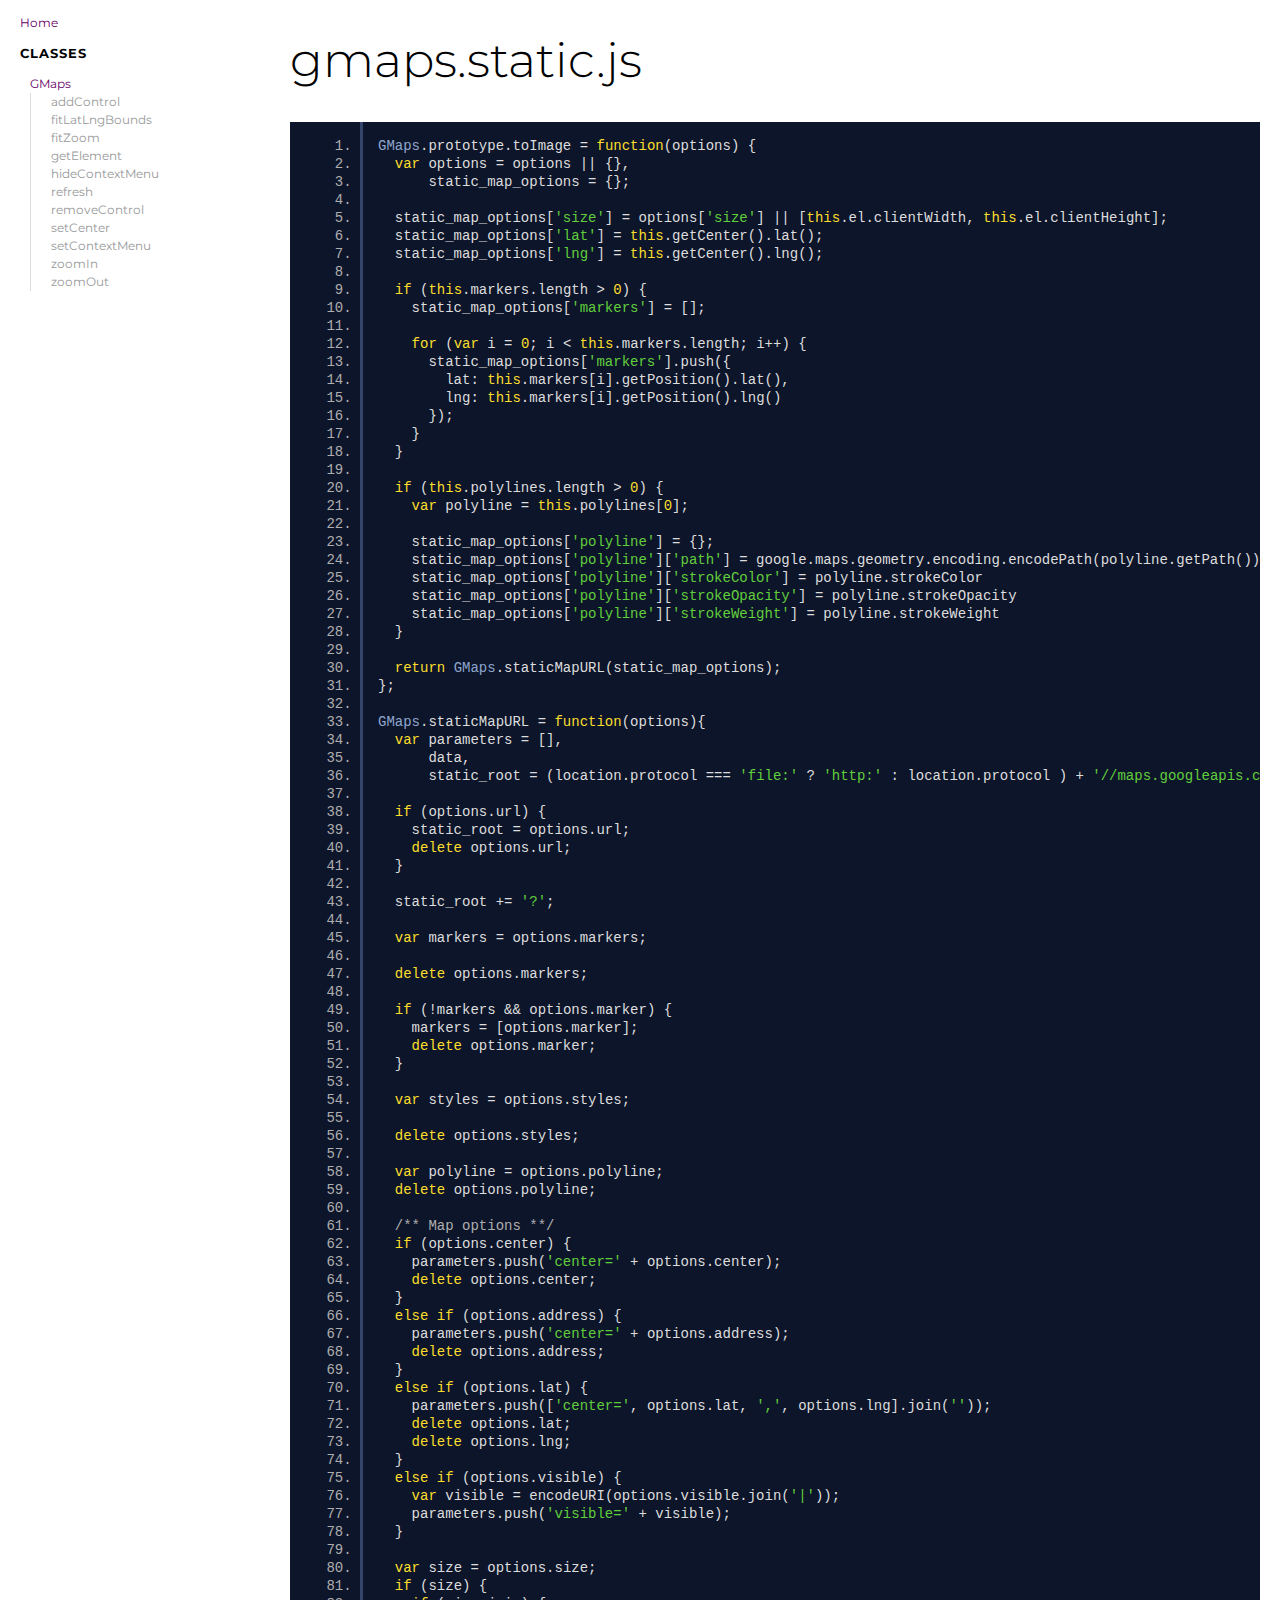
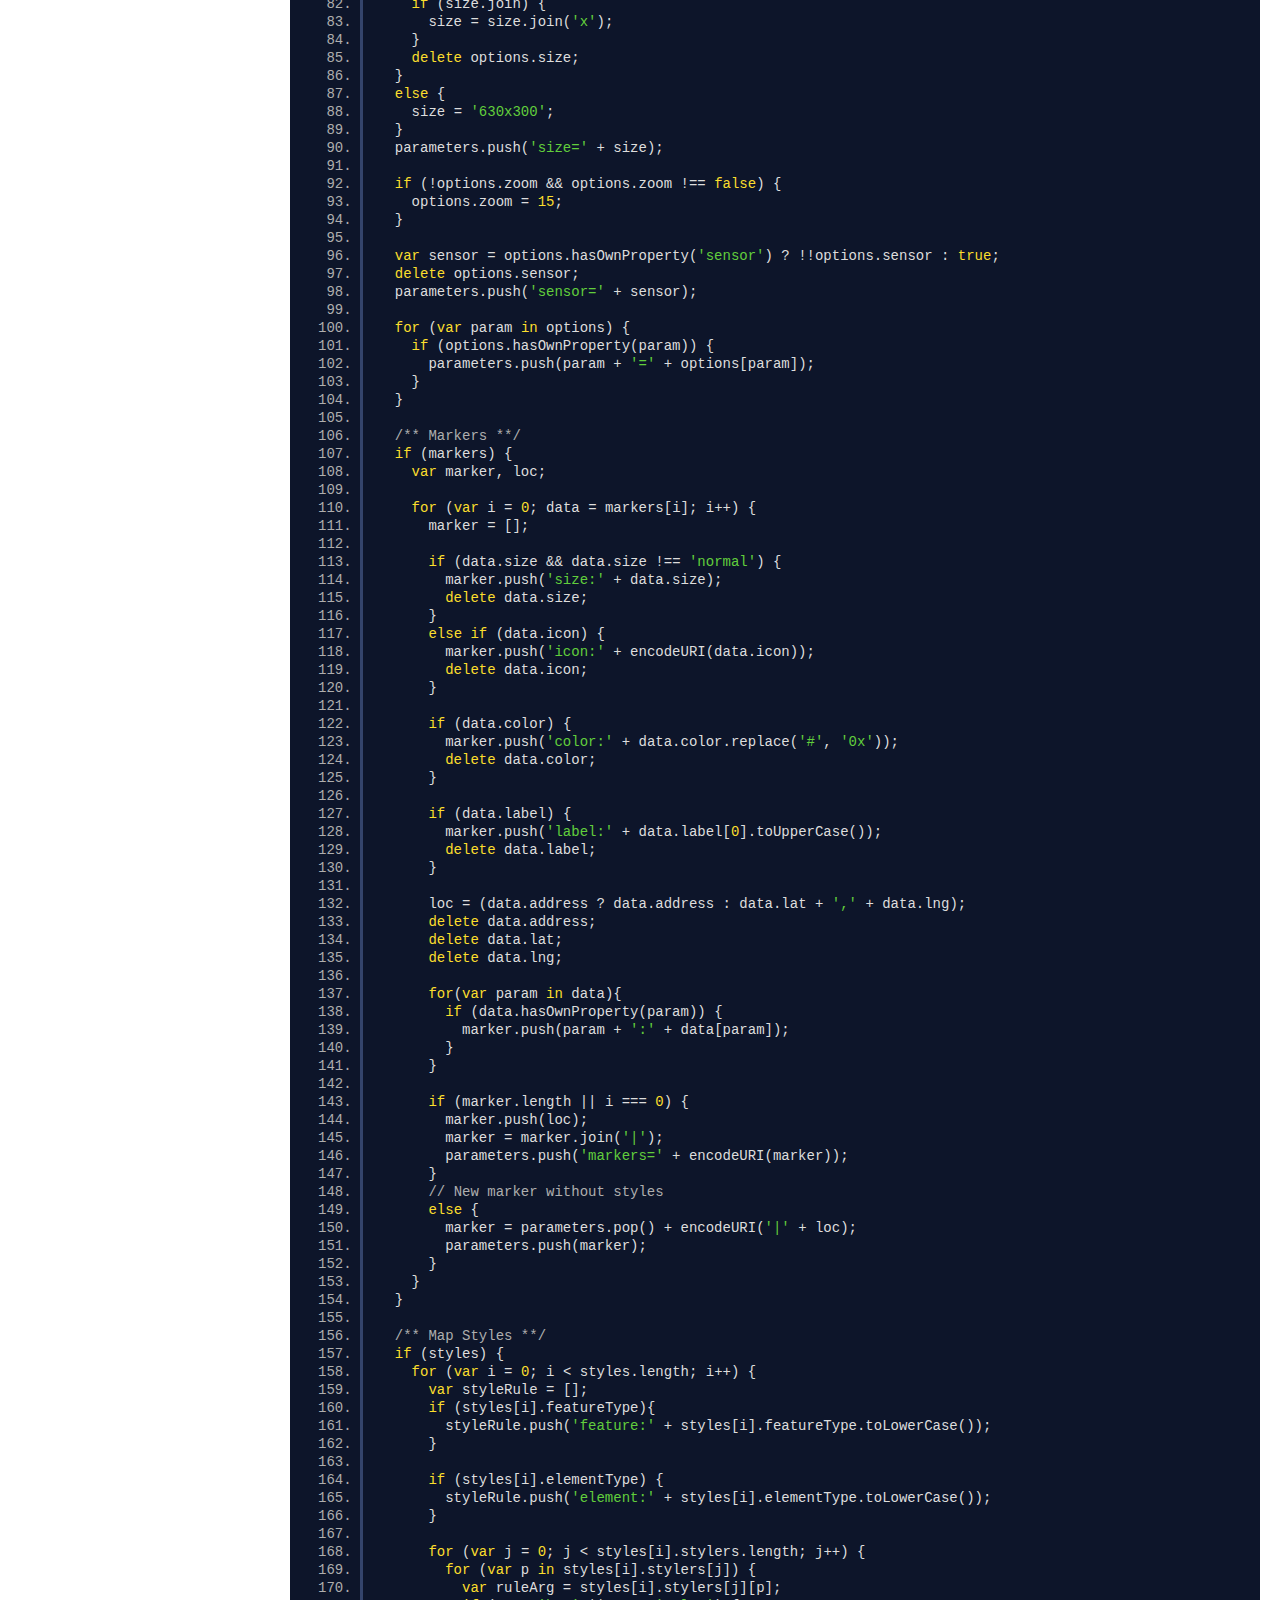
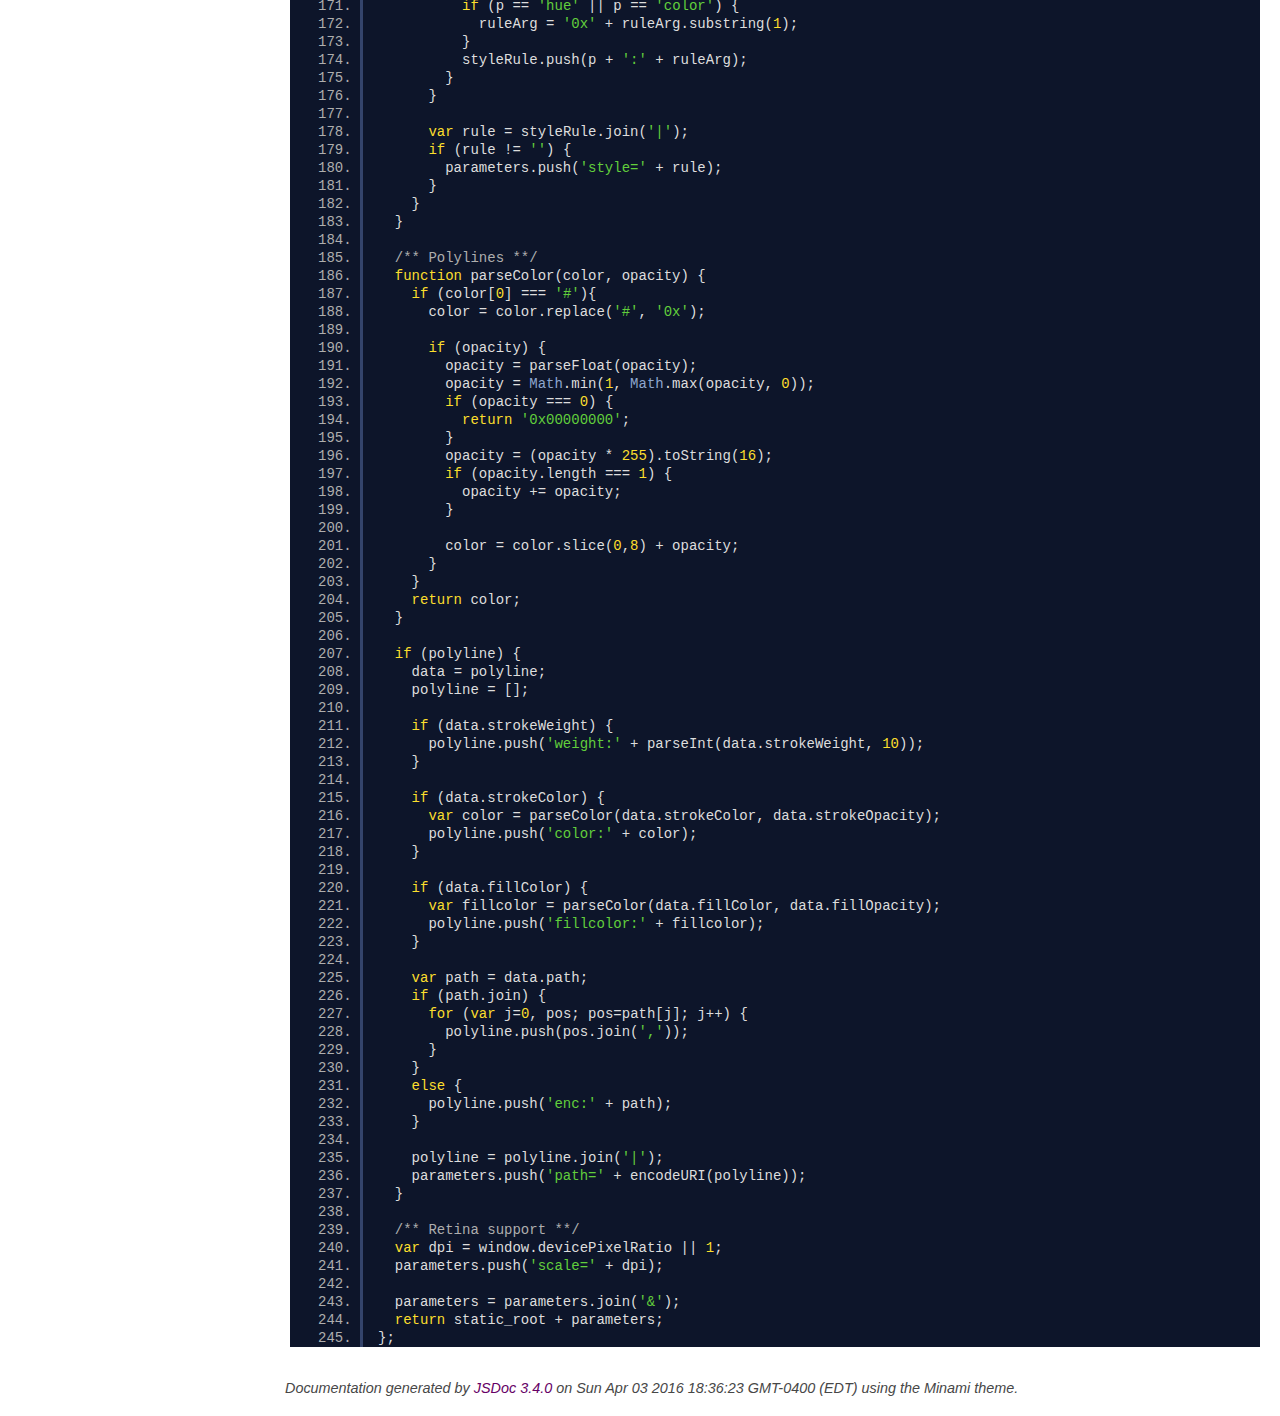
<file: src/TheWorld/wwwroot/lib/gmaps/docs/gmaps.static.js.html>
<!DOCTYPE html>
<html lang="en">
<head>
    <meta charset="utf-8">
    <title>gmaps.static.js - Documentation</title>

    <script src="scripts/prettify/prettify.js"></script>
    <script src="scripts/prettify/lang-css.js"></script>
    <!--[if lt IE 9]>
      <script src="//html5shiv.googlecode.com/svn/trunk/html5.js"></script>
    <![endif]-->
    <link type="text/css" rel="stylesheet" href="https://code.ionicframework.com/ionicons/2.0.1/css/ionicons.min.css">
    <link type="text/css" rel="stylesheet" href="styles/prettify.css">
    <link type="text/css" rel="stylesheet" href="styles/jsdoc.css">
</head>
<body>

<input type="checkbox" id="nav-trigger" class="nav-trigger" />
<label for="nav-trigger" class="navicon-button x">
  <div class="navicon"></div>
</label>

<label for="nav-trigger" class="overlay"></label>

<nav>
    <h2><a href="index.html">Home</a></h2><h3>Classes</h3><ul><li><a href="GMaps.html">GMaps</a><ul class='methods'><li data-type='method'><a href="GMaps.html#addControl">addControl</a></li><li data-type='method'><a href="GMaps.html#fitLatLngBounds">fitLatLngBounds</a></li><li data-type='method'><a href="GMaps.html#fitZoom">fitZoom</a></li><li data-type='method'><a href="GMaps.html#getElement">getElement</a></li><li data-type='method'><a href="GMaps.html#hideContextMenu">hideContextMenu</a></li><li data-type='method'><a href="GMaps.html#refresh">refresh</a></li><li data-type='method'><a href="GMaps.html#removeControl">removeControl</a></li><li data-type='method'><a href="GMaps.html#setCenter">setCenter</a></li><li data-type='method'><a href="GMaps.html#setContextMenu">setContextMenu</a></li><li data-type='method'><a href="GMaps.html#zoomIn">zoomIn</a></li><li data-type='method'><a href="GMaps.html#zoomOut">zoomOut</a></li></ul></li></ul>
</nav>

<div id="main">
    
    <h1 class="page-title">gmaps.static.js</h1>
    

    



    
    <section>
        <article>
            <pre class="prettyprint source linenums"><code>GMaps.prototype.toImage = function(options) {
  var options = options || {},
      static_map_options = {};

  static_map_options['size'] = options['size'] || [this.el.clientWidth, this.el.clientHeight];
  static_map_options['lat'] = this.getCenter().lat();
  static_map_options['lng'] = this.getCenter().lng();

  if (this.markers.length > 0) {
    static_map_options['markers'] = [];
    
    for (var i = 0; i &lt; this.markers.length; i++) {
      static_map_options['markers'].push({
        lat: this.markers[i].getPosition().lat(),
        lng: this.markers[i].getPosition().lng()
      });
    }
  }

  if (this.polylines.length > 0) {
    var polyline = this.polylines[0];
    
    static_map_options['polyline'] = {};
    static_map_options['polyline']['path'] = google.maps.geometry.encoding.encodePath(polyline.getPath());
    static_map_options['polyline']['strokeColor'] = polyline.strokeColor
    static_map_options['polyline']['strokeOpacity'] = polyline.strokeOpacity
    static_map_options['polyline']['strokeWeight'] = polyline.strokeWeight
  }

  return GMaps.staticMapURL(static_map_options);
};

GMaps.staticMapURL = function(options){
  var parameters = [],
      data,
      static_root = (location.protocol === 'file:' ? 'http:' : location.protocol ) + '//maps.googleapis.com/maps/api/staticmap';

  if (options.url) {
    static_root = options.url;
    delete options.url;
  }

  static_root += '?';

  var markers = options.markers;
  
  delete options.markers;

  if (!markers &amp;&amp; options.marker) {
    markers = [options.marker];
    delete options.marker;
  }

  var styles = options.styles;

  delete options.styles;

  var polyline = options.polyline;
  delete options.polyline;

  /** Map options **/
  if (options.center) {
    parameters.push('center=' + options.center);
    delete options.center;
  }
  else if (options.address) {
    parameters.push('center=' + options.address);
    delete options.address;
  }
  else if (options.lat) {
    parameters.push(['center=', options.lat, ',', options.lng].join(''));
    delete options.lat;
    delete options.lng;
  }
  else if (options.visible) {
    var visible = encodeURI(options.visible.join('|'));
    parameters.push('visible=' + visible);
  }

  var size = options.size;
  if (size) {
    if (size.join) {
      size = size.join('x');
    }
    delete options.size;
  }
  else {
    size = '630x300';
  }
  parameters.push('size=' + size);

  if (!options.zoom &amp;&amp; options.zoom !== false) {
    options.zoom = 15;
  }

  var sensor = options.hasOwnProperty('sensor') ? !!options.sensor : true;
  delete options.sensor;
  parameters.push('sensor=' + sensor);

  for (var param in options) {
    if (options.hasOwnProperty(param)) {
      parameters.push(param + '=' + options[param]);
    }
  }

  /** Markers **/
  if (markers) {
    var marker, loc;

    for (var i = 0; data = markers[i]; i++) {
      marker = [];

      if (data.size &amp;&amp; data.size !== 'normal') {
        marker.push('size:' + data.size);
        delete data.size;
      }
      else if (data.icon) {
        marker.push('icon:' + encodeURI(data.icon));
        delete data.icon;
      }

      if (data.color) {
        marker.push('color:' + data.color.replace('#', '0x'));
        delete data.color;
      }

      if (data.label) {
        marker.push('label:' + data.label[0].toUpperCase());
        delete data.label;
      }

      loc = (data.address ? data.address : data.lat + ',' + data.lng);
      delete data.address;
      delete data.lat;
      delete data.lng;

      for(var param in data){
        if (data.hasOwnProperty(param)) {
          marker.push(param + ':' + data[param]);
        }
      }

      if (marker.length || i === 0) {
        marker.push(loc);
        marker = marker.join('|');
        parameters.push('markers=' + encodeURI(marker));
      }
      // New marker without styles
      else {
        marker = parameters.pop() + encodeURI('|' + loc);
        parameters.push(marker);
      }
    }
  }

  /** Map Styles **/
  if (styles) {
    for (var i = 0; i &lt; styles.length; i++) {
      var styleRule = [];
      if (styles[i].featureType){
        styleRule.push('feature:' + styles[i].featureType.toLowerCase());
      }

      if (styles[i].elementType) {
        styleRule.push('element:' + styles[i].elementType.toLowerCase());
      }

      for (var j = 0; j &lt; styles[i].stylers.length; j++) {
        for (var p in styles[i].stylers[j]) {
          var ruleArg = styles[i].stylers[j][p];
          if (p == 'hue' || p == 'color') {
            ruleArg = '0x' + ruleArg.substring(1);
          }
          styleRule.push(p + ':' + ruleArg);
        }
      }

      var rule = styleRule.join('|');
      if (rule != '') {
        parameters.push('style=' + rule);
      }
    }
  }

  /** Polylines **/
  function parseColor(color, opacity) {
    if (color[0] === '#'){
      color = color.replace('#', '0x');

      if (opacity) {
        opacity = parseFloat(opacity);
        opacity = Math.min(1, Math.max(opacity, 0));
        if (opacity === 0) {
          return '0x00000000';
        }
        opacity = (opacity * 255).toString(16);
        if (opacity.length === 1) {
          opacity += opacity;
        }

        color = color.slice(0,8) + opacity;
      }
    }
    return color;
  }

  if (polyline) {
    data = polyline;
    polyline = [];

    if (data.strokeWeight) {
      polyline.push('weight:' + parseInt(data.strokeWeight, 10));
    }

    if (data.strokeColor) {
      var color = parseColor(data.strokeColor, data.strokeOpacity);
      polyline.push('color:' + color);
    }

    if (data.fillColor) {
      var fillcolor = parseColor(data.fillColor, data.fillOpacity);
      polyline.push('fillcolor:' + fillcolor);
    }

    var path = data.path;
    if (path.join) {
      for (var j=0, pos; pos=path[j]; j++) {
        polyline.push(pos.join(','));
      }
    }
    else {
      polyline.push('enc:' + path);
    }

    polyline = polyline.join('|');
    parameters.push('path=' + encodeURI(polyline));
  }

  /** Retina support **/
  var dpi = window.devicePixelRatio || 1;
  parameters.push('scale=' + dpi);

  parameters = parameters.join('&amp;');
  return static_root + parameters;
};
</code></pre>
        </article>
    </section>




</div>

<br class="clear">

<footer>
    Documentation generated by <a href="https://github.com/jsdoc3/jsdoc">JSDoc 3.4.0</a> on Sun Apr 03 2016 18:36:23 GMT-0400 (EDT) using the Minami theme.
</footer>

<script>prettyPrint();</script>
<script src="scripts/linenumber.js"></script>
</body>
</html>
</file>
<file: src/TheWorld/wwwroot/css/site.css>
﻿/*body {
    font-family: sans-serif;
    font-size: 14px;
    margin: 0;
}

label {
    font-weight: bold;
    display: block;
}

input[type=text], input[type=password], textarea {
    width: 150px;
}*/

/*#main {
    background-color: #eee;
    padding: 4px;
    margin: 0;
}

#footer {
    background-color: #222;
    color: #eee;
    padding: 8px;
    position: fixed;
    bottom: 0;
    width: 100%;
}*/

.headshot {
    max-width: 50px;
    border: 1px solid #222;
    padding: 3px;
}

.menu {
    font-size: 12px;
}

    .menu li {
        list-style-type: none;
    }

        .menu li.active {
            font-weight: bold;
        }

ul.menu li a {
    color: #eee;
}

#sidebar {
    background: #2a2c36;
    color: #eee;
    position: fixed;
    height: 100%;
    width: 250px;
    overflow: hidden;
    left: 0;
    -moz-transition: left ease .25s;
    -o-transition: left ease .25s;
    -webkit-transition: left ease .25s;
    transition: left ease .25s;
}

    #sidebar.hide-sidebar {
        left: -250px;
        -moz-transition: left ease .25s;
        -o-transition: left ease .25s;
        -webkit-transition: left ease .25s;
        transition: left ease .25s;
    }

#wrapper {
    margin: 0 0 0 250px;
    -moz-transition: margin-left ease .25s;
    -o-transition: margin-left ease .25s;
    -webkit-transition: margin-left ease .25s;
    transition: margin-left ease .25s;
}

    #wrapper.hide-sidebar {
        margin-left: 0;
        -moz-transition: margin-left ease .25s;
        -o-transition: margin-left ease .25s;
        -webkit-transition: margin-left ease .25s;
        transition: margin-left ease .25s;
    }

#map {
    width: 100%;
    height: 600px;
}
</file>
<file: src/TheWorld/wwwroot/lib/gmaps/test/lib/jasmine.css>
body { background-color: #eeeeee; padding: 0; margin: 5px; overflow-y: scroll; }

#HTMLReporter { font-size: 11px; font-family: Monaco, "Lucida Console", monospace; line-height: 14px; color: #333333; }
#HTMLReporter a { text-decoration: none; }
#HTMLReporter a:hover { text-decoration: underline; }
#HTMLReporter p, #HTMLReporter h1, #HTMLReporter h2, #HTMLReporter h3, #HTMLReporter h4, #HTMLReporter h5, #HTMLReporter h6 { margin: 0; line-height: 14px; }
#HTMLReporter .banner, #HTMLReporter .symbolSummary, #HTMLReporter .summary, #HTMLReporter .resultMessage, #HTMLReporter .specDetail .description, #HTMLReporter .alert .bar, #HTMLReporter .stackTrace { padding-left: 9px; padding-right: 9px; }
#HTMLReporter #jasmine_content { position: fixed; right: 100%; }
#HTMLReporter .version { color: #aaaaaa; }
#HTMLReporter .banner { margin-top: 14px; }
#HTMLReporter .duration { color: #aaaaaa; float: right; }
#HTMLReporter .symbolSummary { overflow: hidden; *zoom: 1; margin: 14px 0; }
#HTMLReporter .symbolSummary li { display: block; float: left; height: 7px; width: 14px; margin-bottom: 7px; font-size: 16px; }
#HTMLReporter .symbolSummary li.passed { font-size: 14px; }
#HTMLReporter .symbolSummary li.passed:before { color: #5e7d00; content: "\02022"; }
#HTMLReporter .symbolSummary li.failed { line-height: 9px; }
#HTMLReporter .symbolSummary li.failed:before { color: #b03911; content: "x"; font-weight: bold; margin-left: -1px; }
#HTMLReporter .symbolSummary li.skipped { font-size: 14px; }
#HTMLReporter .symbolSummary li.skipped:before { color: #bababa; content: "\02022"; }
#HTMLReporter .symbolSummary li.pending { line-height: 11px; }
#HTMLReporter .symbolSummary li.pending:before { color: #aaaaaa; content: "-"; }
#HTMLReporter .exceptions { color: #fff; float: right; margin-top: 5px; margin-right: 5px; }
#HTMLReporter .bar { line-height: 28px; font-size: 14px; display: block; color: #eee; }
#HTMLReporter .runningAlert { background-color: #666666; }
#HTMLReporter .skippedAlert { background-color: #aaaaaa; }
#HTMLReporter .skippedAlert:first-child { background-color: #333333; }
#HTMLReporter .skippedAlert:hover { text-decoration: none; color: white; text-decoration: underline; }
#HTMLReporter .passingAlert { background-color: #a6b779; }
#HTMLReporter .passingAlert:first-child { background-color: #5e7d00; }
#HTMLReporter .failingAlert { background-color: #cf867e; }
#HTMLReporter .failingAlert:first-child { background-color: #b03911; }
#HTMLReporter .results { margin-top: 14px; }
#HTMLReporter #details { display: none; }
#HTMLReporter .resultsMenu, #HTMLReporter .resultsMenu a { background-color: #fff; color: #333333; }
#HTMLReporter.showDetails .summaryMenuItem { font-weight: normal; text-decoration: inherit; }
#HTMLReporter.showDetails .summaryMenuItem:hover { text-decoration: underline; }
#HTMLReporter.showDetails .detailsMenuItem { font-weight: bold; text-decoration: underline; }
#HTMLReporter.showDetails .summary { display: none; }
#HTMLReporter.showDetails #details { display: block; }
#HTMLReporter .summaryMenuItem { font-weight: bold; text-decoration: underline; }
#HTMLReporter .summary { margin-top: 14px; }
#HTMLReporter .summary .suite .suite, #HTMLReporter .summary .specSummary { margin-left: 14px; }
#HTMLReporter .summary .specSummary.passed a { color: #5e7d00; }
#HTMLReporter .summary .specSummary.failed a { color: #b03911; }
#HTMLReporter .description + .suite { margin-top: 0; }
#HTMLReporter .suite { margin-top: 14px; }
#HTMLReporter .suite a { color: #333333; }
#HTMLReporter #details .specDetail { margin-bottom: 28px; }
#HTMLReporter #details .specDetail .description { display: block; color: white; background-color: #b03911; }
#HTMLReporter .resultMessage { padding-top: 14px; color: #333333; }
#HTMLReporter .resultMessage span.result { display: block; }
#HTMLReporter .stackTrace { margin: 5px 0 0 0; max-height: 224px; overflow: auto; line-height: 18px; color: #666666; border: 1px solid #ddd; background: white; white-space: pre; }

#TrivialReporter { padding: 8px 13px; position: absolute; top: 0; bottom: 0; left: 0; right: 0; overflow-y: scroll; background-color: white; font-family: "Helvetica Neue Light", "Lucida Grande", "Calibri", "Arial", sans-serif; /*.resultMessage {*/ /*white-space: pre;*/ /*}*/ }
#TrivialReporter a:visited, #TrivialReporter a { color: #303; }
#TrivialReporter a:hover, #TrivialReporter a:active { color: blue; }
#TrivialReporter .run_spec { float: right; padding-right: 5px; font-size: .8em; text-decoration: none; }
#TrivialReporter .banner { color: #303; background-color: #fef; padding: 5px; }
#TrivialReporter .logo { float: left; font-size: 1.1em; padding-left: 5px; }
#TrivialReporter .logo .version { font-size: .6em; padding-left: 1em; }
#TrivialReporter .runner.running { background-color: yellow; }
#TrivialReporter .options { text-align: right; font-size: .8em; }
#TrivialReporter .suite { border: 1px outset gray; margin: 5px 0; padding-left: 1em; }
#TrivialReporter .suite .suite { margin: 5px; }
#TrivialReporter .suite.passed { background-color: #dfd; }
#TrivialReporter .suite.failed { background-color: #fdd; }
#TrivialReporter .spec { margin: 5px; padding-left: 1em; clear: both; }
#TrivialReporter .spec.failed, #TrivialReporter .spec.passed, #TrivialReporter .spec.skipped { padding-bottom: 5px; border: 1px solid gray; }
#TrivialReporter .spec.failed { background-color: #fbb; border-color: red; }
#TrivialReporter .spec.passed { background-color: #bfb; border-color: green; }
#TrivialReporter .spec.skipped { background-color: #bbb; }
#TrivialReporter .messages { border-left: 1px dashed gray; padding-left: 1em; padding-right: 1em; }
#TrivialReporter .passed { background-color: #cfc; display: none; }
#TrivialReporter .failed { background-color: #fbb; }
#TrivialReporter .skipped { color: #777; background-color: #eee; display: none; }
#TrivialReporter .resultMessage span.result { display: block; line-height: 2em; color: black; }
#TrivialReporter .resultMessage .mismatch { color: black; }
#TrivialReporter .stackTrace { white-space: pre; font-size: .8em; margin-left: 10px; max-height: 5em; overflow: auto; border: 1px inset red; padding: 1em; background: #eef; }
#TrivialReporter .finished-at { padding-left: 1em; font-size: .6em; }
#TrivialReporter.show-passed .passed, #TrivialReporter.show-skipped .skipped { display: block; }
#TrivialReporter #jasmine_content { position: fixed; right: 100%; }
#TrivialReporter .runner { border: 1px solid gray; display: block; margin: 5px 0; padding: 2px 0 2px 10px; }
</file>
<file: src/TheWorld/wwwroot/lib/gmaps/test/style.css>
body {
font-family: sans-serif;
}

h1, h2, h3, h4, h5, h6 {
  margin: 0;
  font-weight: lighter;
  text-transform: lowercase;
  font-variant: small-caps;
}

.map,
.panorama {
  width: 100%;
  height: 100px;
}

.with-columns {
  display: block;
  width: 100%;
  overflow: hidden;
}

.with-columns .map,
.with-columns .panorama {
  display: block;
  width: 50%;
  height: 150px;
  float: left;
}
</file>
<file: src/TheWorld/wwwroot/lib/gmaps/docs/styles/prettify.css>
.pln {
  color: #ddd;
}

/* string content */
.str {
  color: #61ce3c;
}

/* a keyword */
.kwd {
  color: #fbde2d;
}

/* a comment */
.com {
  color: #aeaeae;
}

/* a type name */
.typ {
  color: #8da6ce;
}

/* a literal value */
.lit {
  color: #fbde2d;
}

/* punctuation */
.pun {
  color: #ddd;
}

/* lisp open bracket */
.opn {
  color: #000000;
}

/* lisp close bracket */
.clo {
  color: #000000;
}

/* a markup tag name */
.tag {
  color: #c82829;
}

/* a markup attribute name */
.atn {
  color: #f5871f;
}

/* a markup attribute value */
.atv {
  color: #3e999f;
}

/* a declaration */
.dec {
  color: #f5871f;
}

/* a variable name */
.var {
  color: #c82829;
}

/* a function name */
.fun {
  color: #4271ae;
}

/* Specify class=linenums on a pre to get line numbering */
ol.linenums {
  margin-top: 0;
  margin-bottom: 0;
}
</file>
<file: src/TheWorld/wwwroot/lib/gmaps/docs/styles/jsdoc.css>
@import url(https://fonts.googleapis.com/css?family=Montserrat:400,700);

* {
  box-sizing: border-box
}

html, body {
  height: 100%;
  width: 100%;
}

body {
  color: #4d4e53;
  background-color: white;
  margin: 0 auto;
  padding: 0 20px;
  font-family: 'Helvetica Neue', Helvetica, sans-serif;
  font-size: 16px;
  line-height: 160%;
}

a,
a:active {
  color: #606;
  text-decoration: none;
}

a:hover {
  text-decoration: none;
}

article a {
  border-bottom: 1px solid #ddd;
}

article a:hover, article a:active {
  border-bottom-color: #222;
}

p, ul, ol, blockquote {
  margin-bottom: 1em;
}

h1, h2, h3, h4, h5, h6 {
  font-family: 'Montserrat', sans-serif;
}

h1, h2, h3, h4, h5, h6 {
  color: #000;
  font-weight: 400;
  margin: 0;
}

h1 {
  font-weight: 300;
  font-size: 48px;
  margin: 1em 0 .5em;
}

h1.page-title {
  font-size: 48px;
  margin: 1em 30px;
}

h2 {
  font-size: 24px;
  margin: 1.5em 0 .3em;
}

h3 {
  font-size: 24px;
  margin: 1.2em 0 .3em;
}

h4 {
  font-size: 18px;
  margin: 1em 0 .2em;
  color: #4d4e53;
}

h4.name {
  color: #fff;
  background: #6d426d;
  box-shadow: 0 .25em .5em #d3d3d3;
  border-top: 1px solid #d3d3d3;
  border-bottom: 1px solid #d3d3d3;
  margin: 1.5em 0 0.5em;
  padding: .75em 0 .75em 10px;
}

h5, .container-overview .subsection-title {
  font-size: 120%;
  letter-spacing: -0.01em;
  margin: 8px 0 3px 0;
}

h6 {
  font-size: 100%;
  letter-spacing: -0.01em;
  margin: 6px 0 3px 0;
  font-style: italic;
}

tt, code, kbd, samp {
  font-family: Consolas, Monaco, 'Andale Mono', monospace;
  background: #f4f4f4;
  padding: 1px 5px;
}

.class-description {
  font-size: 130%;
  line-height: 140%;
  margin-bottom: 1em;
  margin-top: 1em;
}

.class-description:empty {
  margin: 0
}

#main {
  float: right;
  min-width: 360px;
  width: calc(100% - 240px);
}

header {
  display: block
}

section {
  display: block;
  background-color: #fff;
  padding: 0 0 0 30px;
}

.variation {
  display: none
}

.signature-attributes {
  font-size: 60%;
  color: #eee;
  font-style: italic;
  font-weight: lighter;
}

nav {
  float: left;
  display: block;
  width: 250px;
  background: #fff;
  overflow: auto;
  position: fixed;
  height: 100%;
}

nav h3 {
  margin-top: 12px;
  font-size: 13px;
  text-transform: uppercase;
  letter-spacing: 1px;
  font-weight: 700;
  line-height: 24px;
  margin: 15px 0 10px;
  padding: 0;
  color: #000;
}

nav ul {
  font-family: 'Lucida Grande', 'Lucida Sans Unicode', arial, sans-serif;
  font-size: 100%;
  line-height: 17px;
  padding: 0;
  margin: 0;
  list-style-type: none;
}

nav ul a,
nav ul a:active {
  font-family: 'Montserrat', sans-serif;
  line-height: 18px;
  padding: 0;
  display: block;
  font-size: 12px;
}

nav a:hover,
nav a:active {
  color: #606;
}

nav > ul {
  padding: 0 10px;
}

nav > ul > li > a {
  color: #606;
}

nav ul ul {
  margin-bottom: 10px
}

nav ul ul a {
  color: hsl(207, 1%, 60%);
  border-left: 1px solid hsl(207, 10%, 86%);
}

nav ul ul a,
nav ul ul a:active {
  padding-left: 20px
}

nav h2 {
   font-size: 12px;
   margin: 0;
   padding: 0;
}

nav > h2 > a {
   display: block;
   margin: 10px 0 -10px;
   color: #606 !important;
}

footer {
  color: hsl(0, 0%, 28%);
  margin-left: 250px;
  display: block;
  padding: 15px;
  font-style: italic;
  font-size: 90%;
}

.ancestors {
  color: #999
}

.ancestors a {
   color: #999 !important;
}

.clear {
  clear: both
}

.important {
  font-weight: bold;
  color: #950B02;
}

.yes-def {
  text-indent: -1000px
}

.type-signature {
  color: #CA79CA
}

.type-signature:last-child {
  color: #eee;
}

.name, .signature {
  font-family: Consolas, Monaco, 'Andale Mono', monospace
}

.signature {
    color: #fc83ff;
}

.details {
  margin-top: 6px;
  border-left: 2px solid #DDD;
  line-height: 20px;
  font-size: 14px;
}

.details dt {
   width: 120px;
   float: left;
   padding-left: 10px;
}

.details dd {
   margin-left: 70px;
   margin-top: 6px;
   margin-bottom: 6px;
}

.details ul {
   margin: 0
}

.details ul {
   list-style-type: none
}

.details pre.prettyprint {
   margin: 0
}

.details .object-value {
   padding-top: 0
}

.description {
  margin-bottom: 1em;
  margin-top: 1em;
}

.code-caption {
  font-style: italic;
  font-size: 107%;
  margin: 0;
}

.prettyprint {
  font-size: 14px;
  overflow: auto;
}

.prettyprint.source {
  width: inherit;
  line-height: 18px;
  display: block;
  background-color: #0d152a;
  color: #aeaeae;
}

.prettyprint code {
  line-height: 18px;
  display: block;
  background-color: #0d152a;
  color: #4D4E53;
}

.prettyprint > code {
  padding: 15px;
}

.prettyprint .linenums code {
  padding: 0 15px
}

.prettyprint .linenums li:first-of-type code {
  padding-top: 15px
}

.prettyprint code span.line {
  display: inline-block
}

.prettyprint.linenums {
  padding-left: 70px;
  -webkit-user-select: none;
  -moz-user-select: none;
  -ms-user-select: none;
  user-select: none;
}

.prettyprint.linenums ol {
   padding-left: 0
}

.prettyprint.linenums li {
   border-left: 3px #34446B solid;
}

.prettyprint.linenums li.selected, .prettyprint.linenums li.selected * {
   background-color: #34446B;
}

.prettyprint.linenums li * {
   -webkit-user-select: text;
   -moz-user-select: text;
   -ms-user-select: text;
   user-select: text;
}

.params, .props {
  border-spacing: 0;
  border: 1px solid #ddd;
  border-collapse: collapse;
  border-radius: 3px;
  box-shadow: 0 1px 3px rgba(0,0,0,0.1);
  width: 100%;
  font-size: 14px;
  margin: 1em 0;
}

.params td, .params .name, .props .name, .name code {
   color: #4D4E53;
   font-family: Consolas, Monaco, 'Andale Mono', monospace;
   font-size: 100%;
}

.params td, .params th, .props td, .props th {
   margin: 0px;
   text-align: left;
   vertical-align: top;
   padding: 10px;
   display: table-cell;
}

.params td {
   border-top: 1px solid #eee
}

.params thead tr, .props thead tr {
   background-color: #fff;
   font-weight: bold;
}

.params .params thead tr, .props .props thead tr {
   background-color: #fff;
   font-weight: bold;
}

.params td.description > p:first-child, .props td.description > p:first-child {
   margin-top: 0;
   padding-top: 0;
}

.params td.description > p:last-child, .props td.description > p:last-child {
   margin-bottom: 0;
   padding-bottom: 0;
}

span.param-type, .params td .param-type, .param-type dd {
   color: #606;
  font-family: Consolas, Monaco, 'Andale Mono', monospace
}

.param-type dt, .param-type dd {
  display: inline-block
}

.param-type {
  margin: 14px 0;
}

.disabled {
  color: #454545
}

/* navicon button */
.navicon-button {
  display: none;
  position: relative;
  padding: 2.0625rem 1.5rem;
  transition: 0.25s;
  cursor: pointer;
  -webkit-user-select: none;
     -moz-user-select: none;
      -ms-user-select: none;
          user-select: none;
  opacity: .8;
}
.navicon-button .navicon:before, .navicon-button .navicon:after {
  transition: 0.25s;
}
.navicon-button:hover {
  transition: 0.5s;
  opacity: 1;
}
.navicon-button:hover .navicon:before, .navicon-button:hover .navicon:after {
  transition: 0.25s;
}
.navicon-button:hover .navicon:before {
  top: .825rem;
}
.navicon-button:hover .navicon:after {
  top: -.825rem;
}

/* navicon */
.navicon {
  position: relative;
  width: 2.5em;
  height: .3125rem;
  background: #000;
  transition: 0.3s;
  border-radius: 2.5rem;
}
.navicon:before, .navicon:after {
  display: block;
  content: "";
  height: .3125rem;
  width: 2.5rem;
  background: #000;
  position: absolute;
  z-index: -1;
  transition: 0.3s 0.25s;
  border-radius: 1rem;
}
.navicon:before {
  top: .625rem;
}
.navicon:after {
  top: -.625rem;
}

/* open */
.nav-trigger:checked + label:not(.steps) .navicon:before,
.nav-trigger:checked + label:not(.steps) .navicon:after {
  top: 0 !important;
}

.nav-trigger:checked + label .navicon:before,
.nav-trigger:checked + label .navicon:after {
  transition: 0.5s;
}

/* Minus */
.nav-trigger:checked + label {
  -webkit-transform: scale(0.75);
          transform: scale(0.75);
}

/* × and + */
.nav-trigger:checked + label.plus .navicon,
.nav-trigger:checked + label.x .navicon {
  background: transparent;
}

.nav-trigger:checked + label.plus .navicon:before,
.nav-trigger:checked + label.x .navicon:before {
  -webkit-transform: rotate(-45deg);
          transform: rotate(-45deg);
  background: #FFF;
}

.nav-trigger:checked + label.plus .navicon:after,
.nav-trigger:checked + label.x .navicon:after {
  -webkit-transform: rotate(45deg);
          transform: rotate(45deg);
  background: #FFF;
}

.nav-trigger:checked + label.plus {
  -webkit-transform: scale(0.75) rotate(45deg);
          transform: scale(0.75) rotate(45deg);
}

.nav-trigger:checked ~ nav {
  left: 0 !important;
}

.nav-trigger:checked ~ .overlay {
  display: block;
}

.nav-trigger {
  position: fixed;
  top: 0;
  clip: rect(0, 0, 0, 0);
}

.overlay {
  display: none;
  position: fixed;
  top: 0;
  bottom: 0;
  left: 0;
  right: 0;
  width: 100%;
  height: 100%;
  background: hsla(0, 0%, 0%, 0.5);
  z-index: 1;
}

@media only screen and (min-width: 320px) and (max-width: 680px) {
  body {
    overflow-x: hidden;
  }

  nav {
    background: #FFF;
    width: 250px;
    height: 100%;
    position: fixed;
    top: 0;
    right: 0;
    bottom: 0;
    left: -250px;
    z-index: 3;
    padding: 0 10px;
    transition: left 0.2s;
  }

  .navicon-button {
    display: inline-block;
    position: fixed;
    top: 1.5em;
    right: 0;
    z-index: 2;
  }

  #main {
    width: 100%;
    min-width: 360px;
  }

  #main h1.page-title {
    margin: 1em 0;
  }

  #main section {
    padding: 0;
  }

  footer {
    margin-left: 0;
  }
}
</file>
